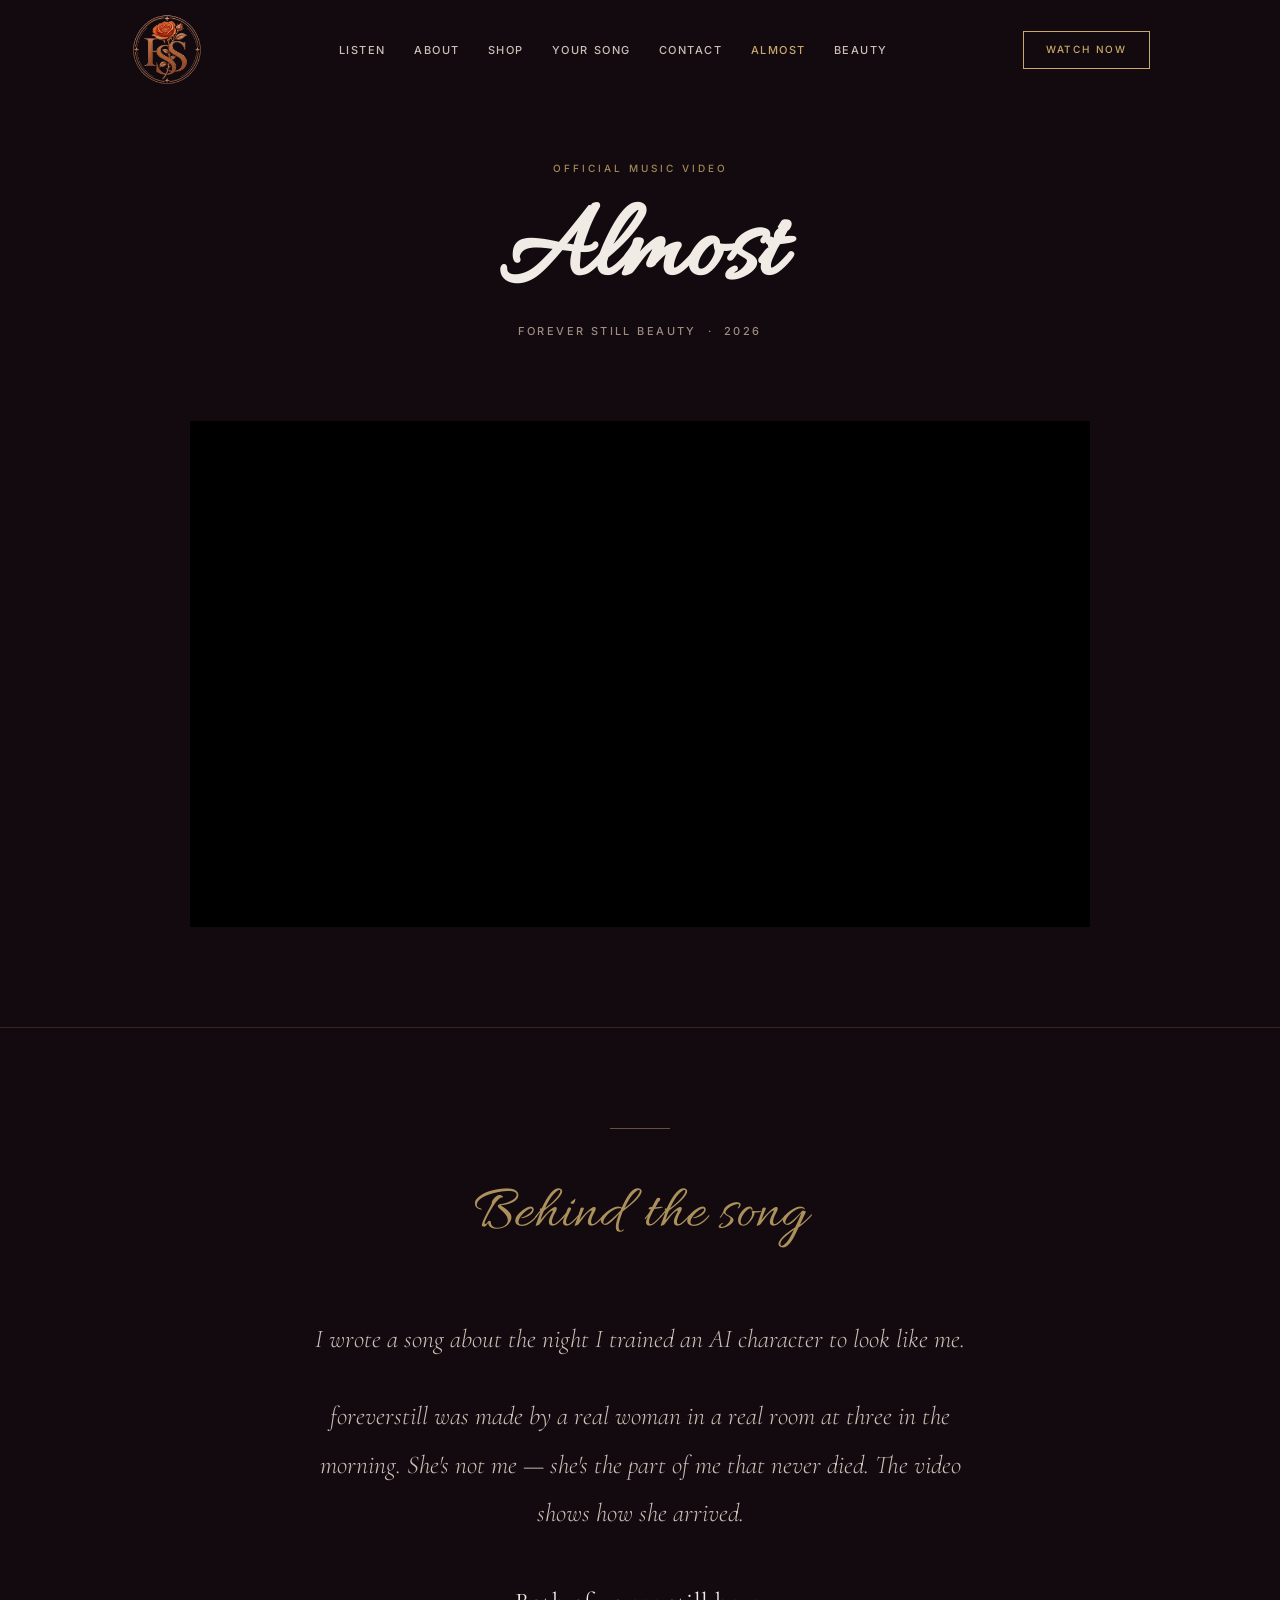
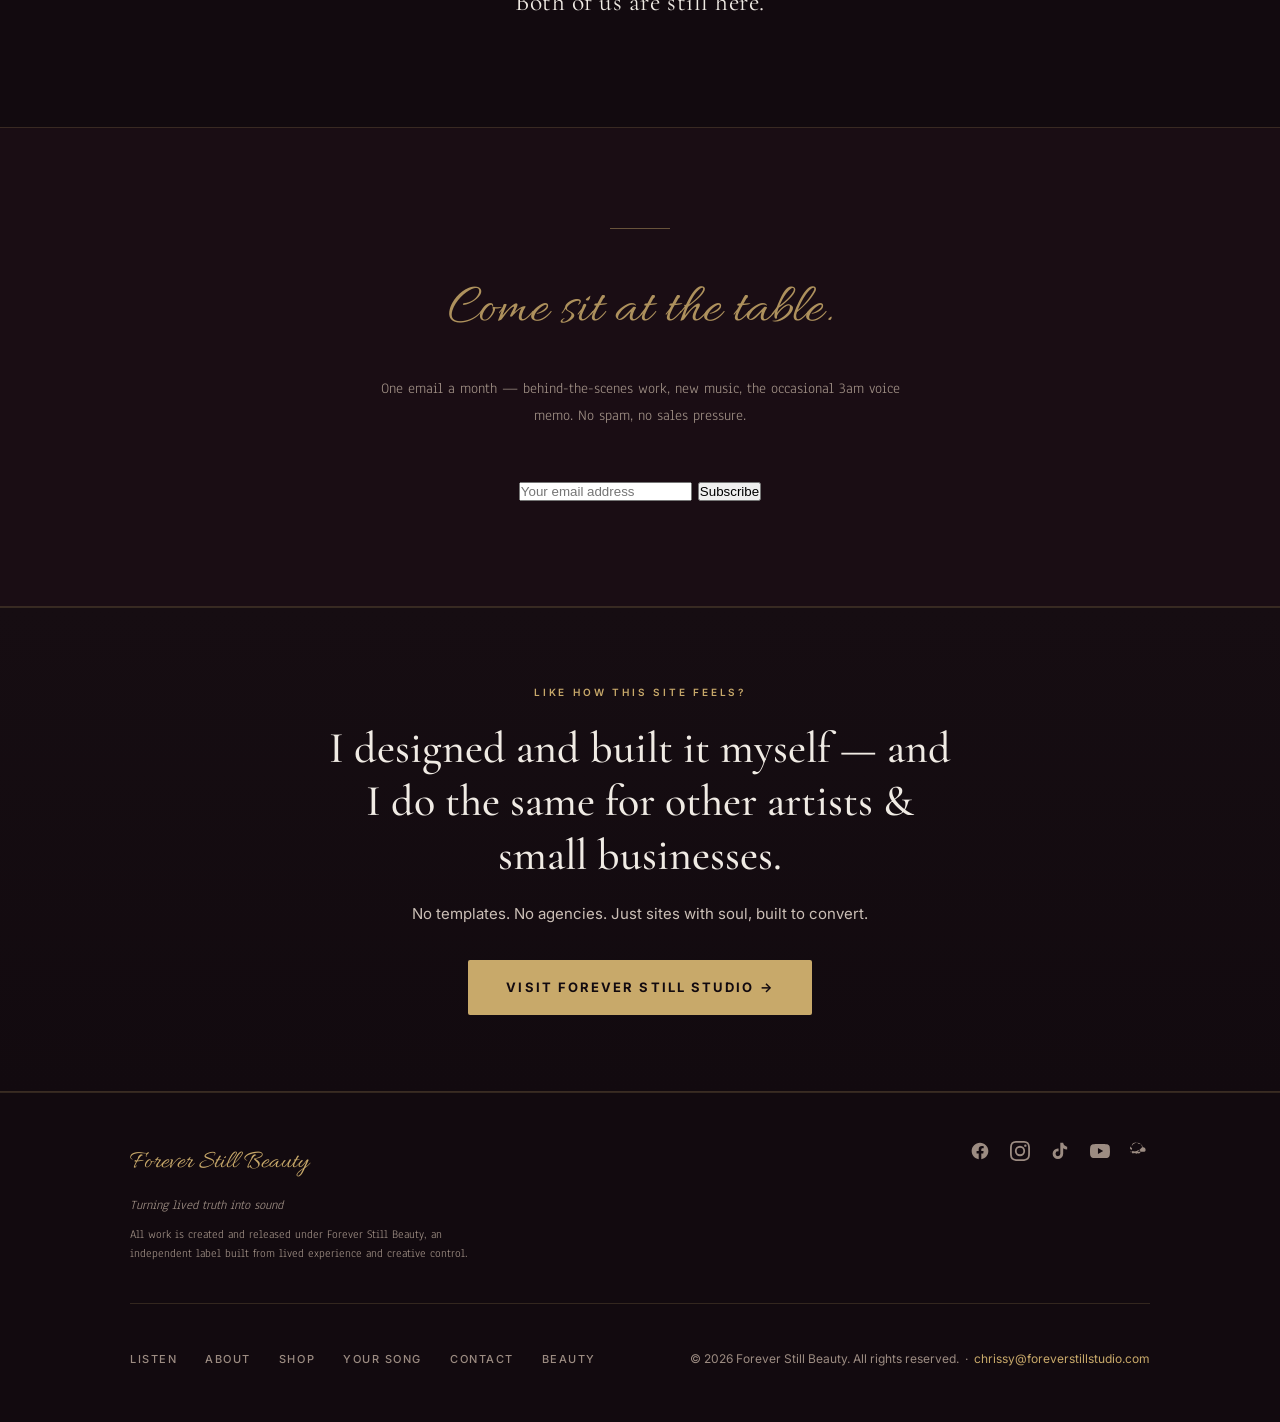
<file: almost.html>
<!DOCTYPE html>
<html lang="en">
<head>
  <!-- Google Analytics: Forever Still Beauty -->
  <script async src="https://www.googletagmanager.com/gtag/js?id=G-KMY7W5D6TV"></script>
  <script>
    window.dataLayer = window.dataLayer || [];
    function gtag(){dataLayer.push(arguments);}
    gtag('js', new Date());
    gtag('config', 'G-KMY7W5D6TV');
  </script>
  <meta charset="UTF-8" />
  <meta name="msvalidate.01" content="E0C6E18F4C0CC4E89583FDD7A9A06F0D" />
  <meta name="viewport" content="width=device-width, initial-scale=1.0" />
  <!-- Favicon -->
  <link rel="icon" href="images/favicon.ico" sizes="any">
  <link rel="icon" type="image/png" sizes="192x192" href="images/favicon-192x192.png">
  <link rel="icon" type="image/png" sizes="96x96" href="images/favicon-96x96.png">
  <link rel="icon" type="image/png" sizes="48x48" href="images/favicon-48x48.png">
  <link rel="icon" type="image/png" sizes="32x32" href="images/favicon-32x32.png">
  <link rel="icon" type="image/png" sizes="16x16" href="images/favicon-16x16.png">
  <link rel="apple-touch-icon" href="images/apple-touch-icon.png">
  <title>Almost (Official Music Video) — Forever Still Beauty</title>
  <meta name="description" content="The new music video from Forever Still Beauty. A song about the night I trained an AI character to look like me. Both of us are still here.">

  <!-- Canonical -->
  <link rel="canonical" href="https://foreverstillbeauty.com/almost.html">

  <!-- Open Graph -->
  <meta property="og:title" content="Almost (Official Music Video) — Forever Still Beauty">
  <meta property="og:description" content="A song about the night I trained an AI character to look like me. Both of us are still here.">
  <meta property="og:image" content="https://foreverstillbeauty.com/images/almost-thumb.jpg">
  <meta property="og:url" content="https://foreverstillbeauty.com/almost.html">
  <meta property="og:type" content="music.song">
  <meta property="og:site_name" content="Forever Still Beauty">

  <!-- Twitter -->
  <meta name="twitter:card" content="summary_large_image">
  <meta name="twitter:title" content="Almost (Official Music Video) — Forever Still Beauty">
  <meta name="twitter:description" content="A song about the night I trained an AI character to look like me. Both of us are still here.">
  <meta name="twitter:image" content="https://foreverstillbeauty.com/images/almost-thumb.jpg">

  <!-- Schema -->
  <script type="application/ld+json">
  {
    "@context": "https://schema.org",
    "@type": "MusicRecording",
    "name": "Almost",
    "byArtist": {
      "@type": "MusicGroup",
      "name": "Forever Still Beauty"
    },
    "description": "A song about the night I trained an AI character to look like me. Both of us are still here.",
    "url": "https://foreverstillbeauty.com/almost.html"
  }
  </script>

  <!-- Lead capture handled by js/courier.js (The Courier) -->

  <!-- Fonts -->
  <link rel="preconnect" href="https://fonts.googleapis.com" />
  <link rel="preconnect" href="https://fonts.gstatic.com" crossorigin />
  <link rel="preload" href="https://fonts.googleapis.com/css2?family=Cormorant+Garamond:ital,wght@0,300;0,400;0,600;1,300;1,400&family=Allura&family=Anaheim&family=Inter:wght@300;400;500&display=swap" as="style" onload="this.onload=null;this.rel='stylesheet'">
  <noscript><link rel="stylesheet" href="https://fonts.googleapis.com/css2?family=Cormorant+Garamond:ital,wght@0,300;0,400;0,600;1,300;1,400&family=Allura&family=Anaheim&family=Inter:wght@300;400;500&display=swap"></noscript><style>
    *, *::before, *::after { box-sizing: border-box; margin: 0; padding: 0; }

    :root {
      --bg:          #120a0f;
      --bg-soft:     #1a0d14;
      --bg-warm:     #241218;
      --gold:        #C8A96A;
      --gold-dim:    #a8894a;
      --blush:       #d4a5a5;
      --text:        #f0ebe4;
      --text-muted:  #9c8c82;
      --text-soft:   #cbbfb6;
      --rule:        rgba(200, 169, 106, 0.18);

      --font-display: 'Cormorant Garamond', Georgia, serif;
      --font-script:  'Allura', cursive;
      --font-body:    'Anaheim', 'Inter', system-ui, sans-serif;
      --font-sans:    'Inter', system-ui, sans-serif;

      --max-w: 1100px;
      --video-max-w: 900px;
    }

    html { scroll-behavior: smooth; }

    body {
      background-color: var(--bg);
      color: var(--text);
      font-family: var(--font-body);
      font-size: 17px;
      line-height: 1.75;
      -webkit-font-smoothing: antialiased;
    }

    img { display: block; max-width: 100%; }
    a { color: inherit; text-decoration: none; }

    .container {
      width: 100%;
      max-width: var(--max-w);
      margin: 0 auto;
      padding: 0 40px;
    }

    .rule {
      width: 60px;
      height: 1px;
      background: var(--gold);
      margin: 0 auto 32px;
      opacity: 0.45;
    }

    /* ── Nav ──────────────────────────────────────────────────── */
    .nav {
      position: fixed;
      top: 0; left: 0; right: 0;
      z-index: 100;
      transition: background 0.3s ease, box-shadow 0.3s ease;
    }
    .nav.scrolled {
      background: rgba(18, 10, 15, 0.95);
      backdrop-filter: blur(12px);
      box-shadow: 0 1px 0 var(--rule);
    }
    .nav__inner {
      display: flex;
      align-items: center;
      justify-content: space-between;
      height: 100px;
    }
    .nav__logo img { height: 90px; width: auto; display: block; padding: 8px 0; }
    .nav__links {
      display: flex;
      gap: 28px;
      list-style: none;
    }
    .nav__links a {
      font-family: var(--font-sans);
      font-size: 11px;
      font-weight: 500;
      letter-spacing: 0.14em;
      text-transform: uppercase;
      color: var(--text-soft);
      transition: color 0.2s;
    }
    .nav__links a:hover,
    .nav__links a.active { color: var(--gold); }
    .nav__cta {
      font-family: var(--font-sans);
      font-size: 10px;
      font-weight: 500;
      letter-spacing: 0.18em;
      text-transform: uppercase;
      color: var(--gold);
      border: 1px solid var(--gold);
      padding: 9px 22px;
      transition: background 0.2s, color 0.2s;
      white-space: nowrap;
    }
    .nav__cta:hover { background: var(--gold); color: var(--bg); }
    .nav__hamburger {
      display: none;
      flex-direction: column;
      gap: 5px;
      background: none;
      border: none;
      cursor: pointer;
      padding: 4px;
    }
    .nav__hamburger span { display: block; width: 24px; height: 1px; background: var(--text); }

    /* ── Mobile Drawer ──────────────────────────────────────── */
    .nav__drawer {
      display: none;
      position: fixed;
      top: 0; right: 0;
      width: min(320px, 85vw);
      height: 100vh;
      background: var(--bg-warm);
      z-index: 200;
      flex-direction: column;
      gap: 4px;
      padding: 80px 40px 40px;
      transform: translateX(100%);
      transition: transform 0.35s ease;
    }
    .nav__drawer.open { transform: translateX(0); }
    .nav__drawer a {
      font-family: var(--font-sans);
      font-size: 13px;
      font-weight: 500;
      letter-spacing: 0.14em;
      text-transform: uppercase;
      color: var(--text-soft);
      padding: 12px 0;
      border-bottom: 1px solid var(--rule);
      transition: color 0.2s;
    }
    .nav__drawer a:hover { color: var(--gold); }
    .nav__close {
      position: absolute;
      top: 24px; right: 24px;
      background: none;
      border: none;
      color: var(--text-muted);
      font-size: 20px;
      cursor: pointer;
    }

    @media (max-width: 860px) {
      .nav__links, .nav__cta { display: none; }
      .nav__hamburger { display: flex; }
      .nav__drawer { display: flex; }
    }

    /* ── Page Hero ─────────────────────────────────────────── */
    .page-hero {
      padding: 160px 0 80px;
      text-align: center;
    }

    .page-hero__eyebrow {
      font-family: var(--font-sans);
      font-size: 10px;
      font-weight: 500;
      letter-spacing: 0.3em;
      text-transform: uppercase;
      color: var(--gold);
      opacity: 0.8;
      display: block;
      margin-bottom: 20px;
    }

    .page-hero__script {
      font-family: var(--font-script);
      font-size: clamp(4rem, 10vw, 7rem);
      color: var(--text);
      line-height: 1;
      display: block;
      margin-bottom: 12px;
    }

    .page-hero__sub {
      font-family: var(--font-sans);
      font-size: 11px;
      font-weight: 500;
      letter-spacing: 0.22em;
      text-transform: uppercase;
      color: var(--text-muted);
    }

    /* ── Video Section ─────────────────────────────────────── */
    .video-section {
      padding: 0 0 100px;
    }

    .video-wrap {
      max-width: var(--video-max-w); /* 900px */
      margin: 0 auto;
    }

    .video-embed {
      position: relative;
      padding-bottom: 56.25%; /* 16:9 */
      height: 0;
      overflow: hidden;
      background: #000;
    }

    .video-embed iframe {
      position: absolute;
      top: 0; left: 0;
      width: 100%;
      height: 100%;
      border: 0;
    }

    /* ── Behind the Song ───────────────────────────────────── */
    .behind {
      padding: 100px 0;
      border-top: 1px solid var(--rule);
    }

    .behind__inner {
      max-width: 680px;
      margin: 0 auto;
      text-align: center;
    }

    .behind__heading {
      font-family: var(--font-script);
      font-size: clamp(2.5rem, 5vw, 3.8rem);
      color: var(--gold);
      opacity: 0.85;
      margin-bottom: 48px;
      display: block;
    }

    .behind__body {
      font-family: var(--font-display);
      font-size: clamp(1.2rem, 2.5vw, 1.6rem);
      font-weight: 300;
      font-style: italic;
      line-height: 1.9;
      color: var(--text-soft);
    }

    .behind__body p + p {
      margin-top: 28px;
    }

    .behind__body p:last-child {
      color: var(--text);
      font-style: normal;
      font-weight: 400;
      margin-top: 40px;
      letter-spacing: 0.02em;
    }

    /* ── Email Capture ─────────────────────────────────────── */
    .capture {
      padding: 100px 0;
      background: var(--bg-soft);
      border-top: 1px solid var(--rule);
      border-bottom: 1px solid var(--rule);
      text-align: center;
    }

    .capture__inner {
      max-width: 560px;
      margin: 0 auto;
    }

    .capture__heading {
      font-family: var(--font-script);
      font-size: clamp(2.2rem, 5vw, 3.5rem);
      color: var(--gold);
      opacity: 0.85;
      display: block;
      margin-bottom: 16px;
    }

    .capture__sub {
      font-size: 15px;
      color: var(--text-muted);
      line-height: 1.8;
      margin-bottom: 48px;
    }

    /* Override MailerLite styles to match brand */
    .capture .ml-embedded { width: 100% !important; }
    .capture .ml-form-embedWrapper { background: transparent !important; }
    .capture .ml-form-embedBody { padding: 0 !important; }
    .capture .ml-form-fieldRow input {
      background: var(--bg-warm) !important;
      border: 1px solid var(--rule) !important;
      border-radius: 0 !important;
      color: var(--text) !important;
      font-family: var(--font-sans) !important;
      font-size: 14px !important;
      padding: 14px 20px !important;
    }
    .capture .ml-form-fieldRow input::placeholder { color: var(--text-muted) !important; }
    .capture .ml-form-embedSubmit button {
      background: var(--gold) !important;
      border: none !important;
      border-radius: 0 !important;
      color: var(--bg) !important;
      font-family: var(--font-sans) !important;
      font-size: 11px !important;
      font-weight: 500 !important;
      letter-spacing: 0.2em !important;
      text-transform: uppercase !important;
      padding: 14px 36px !important;
      cursor: pointer !important;
      transition: background 0.2s !important;
      width: 100% !important;
    }
    .capture .ml-form-embedSubmit button:hover { background: #d9bb7d !important; }
    .capture .ml-form-successBody { color: var(--text-soft) !important; font-family: var(--font-sans) !important; }

    /* ── Gallery ───────────────────────────────────────────── */
    .gallery {
      padding: 100px 0;
    }

    .gallery__header {
      text-align: center;
      margin-bottom: 64px;
    }

    .gallery__heading {
      font-family: var(--font-display);
      font-size: clamp(1.8rem, 3.5vw, 2.8rem);
      font-weight: 300;
      line-height: 1.25;
    }

    .gallery__heading em {
      font-style: italic;
      color: var(--gold);
    }

    .gallery__grid {
      display: grid;
      grid-template-columns: repeat(2, 1fr);
      gap: 20px;
    }

    .gallery__item {
      position: relative;
      overflow: hidden;
      background: var(--bg-soft);
      border: 1px solid var(--rule);
      aspect-ratio: 4 / 3;
    }

    .gallery__item img {
      width: 100%;
      height: 100%;
      object-fit: cover;
      display: block;
      transition: transform 0.4s ease;
    }

    .gallery__item:hover img { transform: scale(1.03); }

    .gallery__caption {
      position: absolute;
      bottom: 0; left: 0; right: 0;
      padding: 16px 20px;
      background: linear-gradient(to top, rgba(18,10,15,0.85) 0%, transparent 100%);
      font-family: var(--font-sans);
      font-size: 12px;
      letter-spacing: 0.1em;
      color: var(--text-soft);
    }

    /* Placeholder state (before images are dropped in) */
    .gallery__placeholder {
      width: 100%;
      height: 100%;
      display: flex;
      align-items: center;
      justify-content: center;
      font-family: var(--font-sans);
      font-size: 11px;
      letter-spacing: 0.14em;
      text-transform: uppercase;
      color: var(--text-muted);
      flex-direction: column;
      gap: 12px;
    }

    .gallery__placeholder-icon {
      font-size: 2rem;
      opacity: 0.3;
    }

    /* ── Footer ────────────────────────────────────────────── */
    .footer {
      border-top: 1px solid var(--rule);
      padding: 48px 0;
    }

    .footer__top {
      display: flex;
      justify-content: space-between;
      align-items: flex-start;
      gap: 40px;
      margin-bottom: 40px;
      padding-bottom: 40px;
      border-bottom: 1px solid var(--rule);
    }

    .footer__brand { max-width: 340px; }

    .footer__logo {
      font-family: var(--font-script);
      font-size: 1.6rem;
      color: var(--gold);
      display: block;
      margin-bottom: 8px;
    }

    .footer__tagline {
      font-size: 13px;
      color: var(--text-muted);
      font-style: italic;
      margin-bottom: 8px;
    }

    .footer__label {
      font-size: 12px;
      color: var(--text-muted);
      line-height: 1.6;
    }

    .footer__social {
      display: flex;
      gap: 20px;
      align-items: center;
    }

    .footer__social a {
      color: var(--text-muted);
      transition: color 0.2s;
    }

    .footer__social a:hover { color: var(--gold); }

    .footer__social svg {
      width: 20px;
      height: 20px;
      fill: currentColor;
    }

    .footer__inner {
      display: flex;
      justify-content: space-between;
      align-items: center;
      flex-wrap: wrap;
      gap: 16px;
    }

    .footer__links {
      display: flex;
      gap: 28px;
      list-style: none;
      flex-wrap: wrap;
    }

    .footer__links a {
      font-family: var(--font-sans);
      font-size: 11px;
      font-weight: 500;
      letter-spacing: 0.14em;
      text-transform: uppercase;
      color: var(--text-muted);
      transition: color 0.2s;
    }
    .footer__links a:hover { color: var(--gold); }

    .footer__copy {
      font-family: var(--font-sans);
      font-size: 12px;
      color: var(--text-muted);
    }

    /* ── Responsive ────────────────────────────────────────── */
    @media (max-width: 700px) {
      .container { padding: 0 24px; }
      .gallery__grid { grid-template-columns: 1fr; }
      .footer__top { flex-direction: column; gap: 24px; }
      .footer__inner { flex-direction: column; align-items: flex-start; }
    }
  </style>
</head>
<body>
  <canvas id="sparkleCanvas" aria-hidden="true" style="position:fixed;inset:0;z-index:9999;pointer-events:none;width:100%;height:100%;"></canvas>
  

  <!-- ── Navigation ──────────────────────────────────────────── -->
  <nav class="nav" id="nav">
    <div class="container">
      <div class="nav__inner">
        <a href="/" class="nav__logo">
          <img src="images/logo.png" alt="Forever Still Beauty" style="height:90px;width:auto;display:block;padding:8px 0;">
        </a>
        <ul class="nav__links">
          <li><a href="index.html#music">Listen</a></li>
          <li><a href="about.html">About</a></li>
          <li><a href="index.html#offer">Shop</a></li>
          <li><a href="method.html">Your Song</a></li>
          <li><a href="contact.html">Contact</a></li>
          <li><a href="almost.html" style="color:var(--gold);">Almost</a></li>
          <li><a href="beauty.html">Beauty</a></li>
        </ul>
        <a href="#video" class="nav__cta">Watch Now</a>
        <button class="nav__hamburger" id="hamburger" aria-label="Open menu">
          <span></span><span></span><span></span>
        </button>
      </div>
    </div>
  </nav>

  <!-- Mobile Drawer -->
  <nav class="nav__drawer" id="drawer">
    <button class="nav__close" id="drawerClose">✕</button>
    <a href="index.html#music">Listen</a>
    <a href="about.html">About</a>
    <a href="index.html#offer">Shop</a>
    <a href="method.html">Your Song</a>
    <a href="contact.html">Contact</a>
    <a href="almost.html" style="color: var(--gold);">Almost</a>
    <a href="beauty.html">Beauty</a>
    <a href="index.html#music" style="color: var(--gold); margin-top: 16px;">Listen Now →</a>
  </nav>

  <!-- ── Page Title ───────────────────────────────────────────── -->
  <header class="page-hero">
    <div class="container">
      <span class="page-hero__eyebrow">Official Music Video</span>
      <h1 class="page-hero__script">Almost</h1>
      <p class="page-hero__sub">Forever Still Beauty &nbsp;·&nbsp; 2026</p>
    </div>
  </header>

  <!-- ── 1. YouTube Video ─────────────────────────────────────── -->
  <section class="video-section" id="video">
    <div class="container">
      <div class="video-wrap">
        <div class="video-embed">
          <!--
            PASTE YOUR YOUTUBE VIDEO ID BELOW
            Replace PASTE_VIDEO_ID_HERE with e.g. dQw4w9WgXcQ
          -->
          <iframe
            src="https://www.youtube.com/embed/ogSH_XISdto?rel=0"
            title="Almost — Official Music Video by Forever Still Beauty"
            allow="accelerometer; clipboard-write; encrypted-media; gyroscope; picture-in-picture"
            allowfullscreen>
          </iframe>
        </div>
      </div>
    </div>
  </section>

  <!-- ── 2. Behind the Song ──────────────────────────────────── -->
  <section class="behind">
    <div class="container">
      <div class="behind__inner">
        <div class="rule"></div>
        <span class="behind__heading">Behind the song</span>
        <div class="behind__body">
          <p>I wrote a song about the night I trained an AI character to look like me.</p>
          <p>foreverstill was made by a real woman in a real room at three in the morning. She's not me — she's the part of me that never died. The video shows how she arrived.</p>
          <p>Both of us are still here.</p>
        </div>
      </div>
    </div>
  </section>

  <!-- ── 3. MailerLite Signup ────────────────────────────────── -->
  <section class="capture">
    <div class="container">
      <div class="capture__inner">
        <div class="rule"></div>
        <span class="capture__heading">Come sit at the table.</span>
        <p class="capture__sub">
          One email a month — behind-the-scenes work, new music,
          the occasional 3am voice memo. No spam, no sales pressure.
        </p>
        <form class="newsletter__form" novalidate>
          <input type="email" name="email" placeholder="Your email address" aria-label="Email for updates" required>
          <button type="submit">Subscribe</button>
        </form>
        <p class="newsletter__success" style="display:none;margin-top:12px;color:var(--gold);font-size:13px;">You're on the list. We'll be in touch.</p>
      </div>
    </div>
  </section>


  <!-- ── Footer ────────────────────────────────────────────────── -->
  <!-- ── Studio CTA ── -->
  <style>
    .studio-cta__btn {
      display:inline-block;background:#C8A96A;color:#120a0f;
      font-family:'Inter',sans-serif;font-size:13px;font-weight:700;
      letter-spacing:0.16em;text-transform:uppercase;text-decoration:none;
      padding:16px 38px;border-radius:2px;
      transition:transform 0.2s ease, box-shadow 0.2s ease, background 0.2s ease;
    }
    .studio-cta__btn:hover {
      transform:translateY(-2px);
      box-shadow:0 10px 30px rgba(200,169,106,0.3);
      background:#d8bd84;
    }
  </style>
  <section style="background:linear-gradient(180deg,#160d12 0%,#120a0f 100%);border-top:1px solid rgba(200,169,106,0.2);border-bottom:1px solid rgba(200,169,106,0.2);padding:76px 40px;text-align:center;">
    <p style="font-family:'Inter',sans-serif;font-size:10px;font-weight:600;letter-spacing:0.28em;text-transform:uppercase;color:#C8A96A;margin:0 0 20px;">Like how this site feels?</p>
    <h2 style="font-family:'Cormorant Garamond',Georgia,serif;font-size:clamp(28px,5vw,44px);font-weight:500;color:#f0ebe4;line-height:1.22;margin:0 auto 18px;max-width:640px;">I designed and built it myself &mdash; and I do the same for other artists &amp; small businesses.</h2>
    <p style="font-family:'Inter',sans-serif;font-size:15px;line-height:1.7;color:#cbbfb6;max-width:480px;margin:0 auto 34px;">No templates. No agencies. Just sites with soul, built to convert.</p>
    <a href="https://www.foreverstillstudio.com" target="_blank" rel="noopener" class="studio-cta__btn">Visit Forever Still Studio &rarr;</a>
  </section>

  <footer class="footer">
    <div class="container">

      <div class="footer__top">
        <div class="footer__brand">
          <a href="index.html" class="footer__logo">Forever Still Beauty</a>
          <p class="footer__tagline">Turning lived truth into sound</p>
          <p class="footer__label">All work is created and released under Forever Still Beauty, an independent label built from lived experience and creative control.</p>
        </div>
        <div class="footer__social">
          <!-- Facebook -->
          <a href="https://www.facebook.com/clschroer" target="_blank" rel="noopener" aria-label="Facebook">
            <svg viewBox="0 0 24 24"><path d="M22 12c0-5.523-4.477-10-10-10S2 6.477 2 12c0 4.991 3.657 9.128 8.438 9.878v-6.987H7.9v-2.89h2.538V9.845c0-2.506 1.492-3.89 3.777-3.89 1.094 0 2.238.195 2.238.195v2.46h-1.26c-1.243 0-1.63.771-1.63 1.562V12h2.773l-.443 2.89h-2.33v6.988C18.343 21.128 22 16.991 22 12z"/></svg>
          </a>
          <!-- Instagram -->
          <a href="https://www.instagram.com/chrissyraine/" target="_blank" rel="noopener" aria-label="Instagram">
            <svg viewBox="0 0 24 24"><path d="M12 2.163c3.204 0 3.584.012 4.85.07 3.252.148 4.771 1.691 4.919 4.919.058 1.265.069 1.645.069 4.849 0 3.205-.012 3.584-.069 4.849-.149 3.225-1.664 4.771-4.919 4.919-1.266.058-1.644.07-4.85.07-3.204 0-3.584-.012-4.849-.07-3.26-.149-4.771-1.699-4.919-4.92-.058-1.265-.07-1.644-.07-4.849 0-3.204.013-3.583.07-4.849.149-3.227 1.664-4.771 4.919-4.919 1.266-.057 1.645-.069 4.849-.069zm0-2.163c-3.259 0-3.667.014-4.947.072-4.358.2-6.78 2.618-6.98 6.98-.059 1.281-.073 1.689-.073 4.948 0 3.259.014 3.668.072 4.948.2 4.358 2.618 6.78 6.98 6.98 1.281.058 1.689.072 4.948.072 3.259 0 3.668-.014 4.948-.072 4.354-.2 6.782-2.618 6.979-6.98.059-1.28.073-1.689.073-4.948 0-3.259-.014-3.667-.072-4.947-.196-4.354-2.617-6.78-6.979-6.98-1.281-.059-1.69-.073-4.949-.073zm0 5.838a6.162 6.162 0 100 12.324 6.162 6.162 0 000-12.324zM12 16a4 4 0 110-8 4 4 0 010 8zm6.406-11.845a1.44 1.44 0 100 2.881 1.44 1.44 0 000-2.881z"/></svg>
          </a>
          <!-- TikTok -->
          <a href="https://www.tiktok.com/@foreverstillbeauty" target="_blank" rel="noopener" aria-label="TikTok">
            <svg viewBox="0 0 24 24"><path d="M19.59 6.69a4.83 4.83 0 01-3.77-4.25V2h-3.45v13.67a2.89 2.89 0 01-2.88 2.5 2.89 2.89 0 01-2.89-2.89 2.89 2.89 0 012.89-2.89c.28 0 .54.04.79.1V9.01a6.32 6.32 0 00-.79-.05 6.34 6.34 0 00-6.34 6.34 6.34 6.34 0 006.34 6.34 6.34 6.34 0 006.33-6.34V8.69a8.18 8.18 0 004.78 1.52V6.76a4.85 4.85 0 01-1.01-.07z"/></svg>
          </a>
          <!-- YouTube -->
          <a href="https://www.youtube.com/@foreverstillbeauty" target="_blank" rel="noopener" aria-label="YouTube">
            <svg viewBox="0 0 24 24"><path d="M23.498 6.186a3.016 3.016 0 00-2.122-2.136C19.505 3.545 12 3.545 12 3.545s-7.505 0-9.377.505A3.017 3.017 0 00.502 6.186C0 8.07 0 12 0 12s0 3.93.502 5.814a3.016 3.016 0 002.122 2.136c1.871.505 9.376.505 9.376.505s7.505 0 9.377-.505a3.015 3.015 0 002.122-2.136C24 15.93 24 12 24 12s0-3.93-.502-5.814zM9.545 15.568V8.432L15.818 12l-6.273 3.568z"/></svg>
          </a>
          <!-- SoundCloud -->
          <a href="https://soundcloud.com/foreverstillbeauty" target="_blank" rel="noopener" aria-label="SoundCloud">
            <svg viewBox="0 0 24 24"><path d="M1.175 12.225c-.017 0-.034.003-.05.006a.64.64 0 00-.496.635c0 .35.284.635.634.635h.012l.438-1.276h-.538zm1.502 0c-.068 0-.137.007-.203.02l-.355 1.256.355 1.054c.066.013.135.02.203.02a1.3 1.3 0 100-2.35zm2.302.14a1.159 1.159 0 00-1.158 1.16 1.159 1.159 0 102.317 0 1.16 1.16 0 00-1.159-1.16zm2.6-.508a1.667 1.667 0 100 3.335 1.667 1.667 0 000-3.335zm2.9-1.117a2.178 2.178 0 100 4.355 2.178 2.178 0 000-4.355zm4.6-3.84c-.21 0-.418.016-.624.046C13.956 3.82 11.514 2 8.65 2 6.73 2 4.997 2.756 3.72 3.986 3.02 4.657 2.5 5.494 2.193 6.426c-.135.003-.27.009-.404.02C.786 6.55 0 7.447 0 8.538c0 1.094.79 1.982 1.77 1.982h.405l.355-1.271-.355-1.065h-.405c-.49 0-.889-.398-.889-.888 0-.487.398-.885.888-.885.14 0 .274.034.393.095C2.23 6.3 2.19 6.09 2.19 5.87c0-1.5.8-2.814 2-3.55a4.92 4.92 0 012.46-.66c1.62 0 3.072.764 3.993 1.95.28-.065.573-.1.875-.1 2.073 0 3.752 1.68 3.752 3.752 0 .07-.002.14-.006.21.21-.053.433-.082.663-.082 1.52 0 2.752 1.232 2.752 2.752S18.65 12.894 17.13 12.894H9.08"/></svg>
          </a>
        </div>
      </div>

      <div class="footer__inner">
        <ul class="footer__links">
          <li><a href="index.html#music">Listen</a></li>
          <li><a href="about.html">About</a></li>
          <li><a href="index.html#offer">Shop</a></li>
          <li><a href="method.html">Your Song</a></li>
          <li><a href="contact.html">Contact</a></li>
          <li><a href="beauty.html">Beauty</a></li>
        </ul>
        <p class="footer__copy">&copy; 2026 Forever Still Beauty. All rights reserved. &nbsp;·&nbsp; <a href="mailto:chrissy@foreverstillstudio.com" style="color:var(--gold);">chrissy@foreverstillstudio.com</a></p>
      </div>

    </div>
  </footer>

  <script>
    // Sticky nav
    const nav = document.getElementById('nav');
    window.addEventListener('scroll', () => {
      nav.classList.toggle('scrolled', window.scrollY > 60);
    }, { passive: true });

    // Mobile drawer
    const hamburger = document.getElementById('hamburger');
    const drawer    = document.getElementById('drawer');
    const close     = document.getElementById('drawerClose');
    hamburger.addEventListener('click', () => drawer.classList.add('open'));
    close.addEventListener('click', () => drawer.classList.remove('open'));
    drawer.querySelectorAll('a').forEach(a =>
      a.addEventListener('click', () => drawer.classList.remove('open'))
    );
  </script>


  <!-- Gold cursor sparkle trail (ported from Forever Still Studio) -->
  <script>
  (function () {
    var canvas = document.getElementById('sparkleCanvas');
    if (!canvas) return;
    if (window.matchMedia('(max-width: 768px)').matches) return;
    if (window.matchMedia('(prefers-reduced-motion: reduce)').matches) return;
    var ctx = canvas.getContext('2d');
    var sparkles = [];
    var lastX = 0, lastY = 0;
    var MIN_DIST = 8;
    var GOLD = { r: 200, g: 169, b: 106 };
    function resize() { canvas.width = window.innerWidth; canvas.height = window.innerHeight; }
    resize();
    window.addEventListener('resize', resize);
    function drawSparkle(x, y, size, alpha, rotation) {
      ctx.save();
      ctx.translate(x, y);
      ctx.rotate(rotation);
      ctx.globalAlpha = alpha;
      ctx.fillStyle = 'rgb(' + GOLD.r + ',' + GOLD.g + ',' + GOLD.b + ')';
      var outer = size, inner = size * 0.35;
      ctx.beginPath(); ctx.moveTo(0,-outer); ctx.lineTo(inner,-inner); ctx.lineTo(0,0); ctx.lineTo(-inner,-inner); ctx.closePath(); ctx.fill();
      ctx.beginPath(); ctx.moveTo(0,0); ctx.lineTo(inner,inner); ctx.lineTo(0,outer); ctx.lineTo(-inner,inner); ctx.closePath(); ctx.fill();
      ctx.beginPath(); ctx.moveTo(-outer,0); ctx.lineTo(-inner,inner); ctx.lineTo(0,0); ctx.lineTo(-inner,-inner); ctx.closePath(); ctx.fill();
      ctx.beginPath(); ctx.moveTo(0,0); ctx.lineTo(inner,inner); ctx.lineTo(outer,0); ctx.lineTo(inner,-inner); ctx.closePath(); ctx.fill();
      ctx.restore();
    }
    document.addEventListener('mousemove', function (e) {
      var dx = e.clientX - lastX, dy = e.clientY - lastY;
      var dist = Math.sqrt(dx*dx + dy*dy);
      if (dist > MIN_DIST) {
        var count = dist > 30 ? 2 : 1;
        for (var i = 0; i < count; i++) {
          sparkles.push({
            x: e.clientX + (Math.random()-0.5)*10,
            y: e.clientY + (Math.random()-0.5)*10,
            size: 3 + Math.random()*5,
            alpha: 0.7 + Math.random()*0.3,
            rotation: Math.random()*Math.PI,
            driftX: (Math.random()-0.5)*0.6,
            driftY: -0.3 - Math.random()*0.5,
            fadeRate: 0.015 + Math.random()*0.01,
            spin: (Math.random()-0.5)*0.04
          });
        }
      }
      lastX = e.clientX; lastY = e.clientY;
    });
    function animate() {
      ctx.clearRect(0, 0, canvas.width, canvas.height);
      for (var i = sparkles.length - 1; i >= 0; i--) {
        var s = sparkles[i];
        s.alpha -= s.fadeRate; s.x += s.driftX; s.y += s.driftY;
        s.rotation += s.spin; s.size *= 0.98;
        if (s.alpha <= 0 || s.size < 0.5) { sparkles.splice(i, 1); continue; }
        drawSparkle(s.x, s.y, s.size, s.alpha, s.rotation);
      }
      requestAnimationFrame(animate);
    }
    animate();
  })();
  </script>

  <script src="js/courier.js"></script>
</body>
</html>
</file>
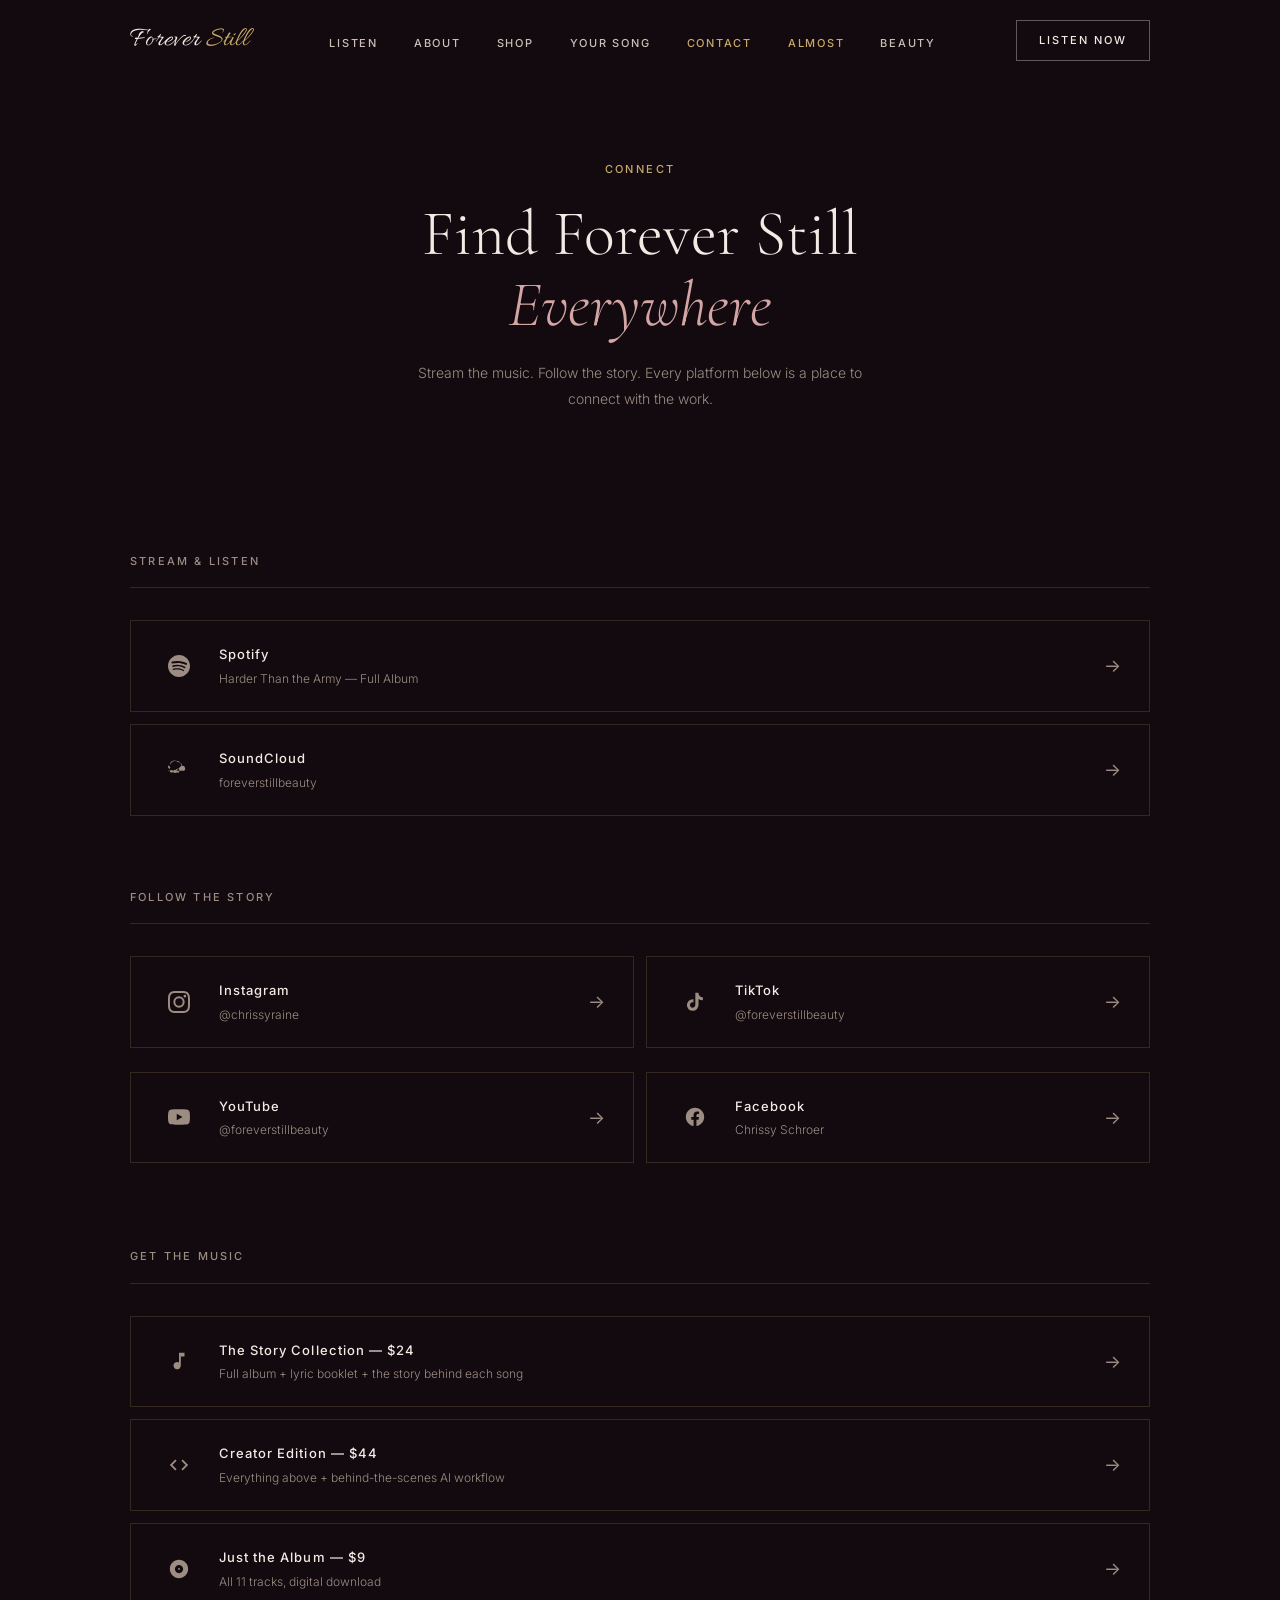
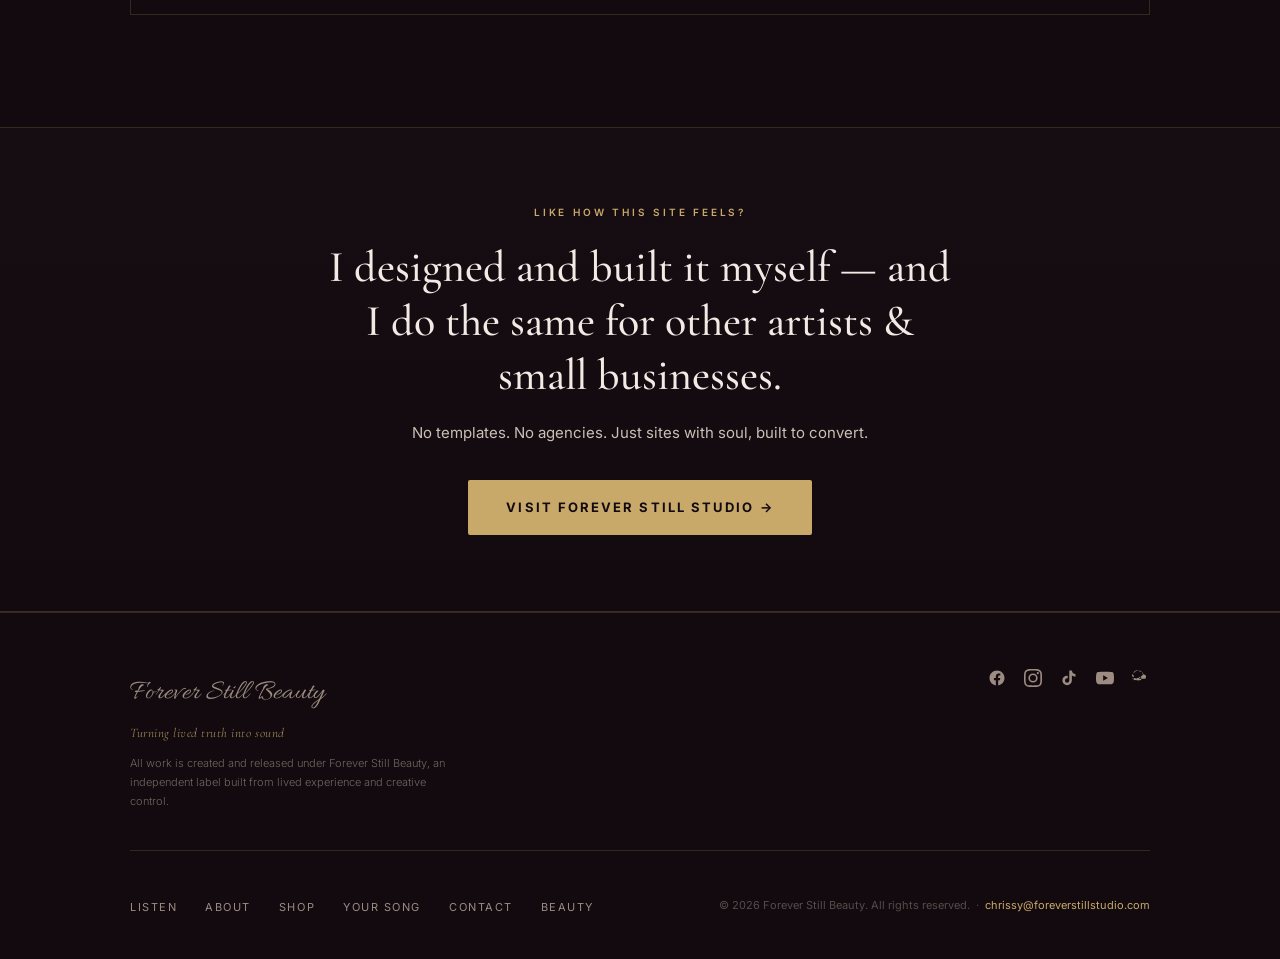
<file: contact.html>
<!DOCTYPE html>
<html lang="en">
<head>
  <!-- Google Analytics: Forever Still Beauty -->
  <script async src="https://www.googletagmanager.com/gtag/js?id=G-KMY7W5D6TV"></script>
  <script>
    window.dataLayer = window.dataLayer || [];
    function gtag(){dataLayer.push(arguments);}
    gtag('js', new Date());
    gtag('config', 'G-KMY7W5D6TV');
  </script>
  <meta charset="UTF-8" />
  <meta name="msvalidate.01" content="E0C6E18F4C0CC4E89583FDD7A9A06F0D" />
  <meta name="viewport" content="width=device-width, initial-scale=1.0" />
  <!-- Favicon -->
  <link rel="icon" href="images/favicon.ico" sizes="any">
  <link rel="icon" type="image/png" sizes="192x192" href="images/favicon-192x192.png">
  <link rel="icon" type="image/png" sizes="96x96" href="images/favicon-96x96.png">
  <link rel="icon" type="image/png" sizes="48x48" href="images/favicon-48x48.png">
  <link rel="icon" type="image/png" sizes="32x32" href="images/favicon-32x32.png">
  <link rel="icon" type="image/png" sizes="16x16" href="images/favicon-16x16.png">
  <link rel="apple-touch-icon" href="images/apple-touch-icon.png">
  <title>Connect — Forever Still Beauty</title>
  <meta name="description" content="Listen, follow, and connect with Forever Still Beauty. Find Chrissy Schroer on Spotify, SoundCloud, Instagram, TikTok, YouTube, and Facebook." />
  <link rel="canonical" href="https://foreverstillbeauty.com/contact.html" />

  <!-- Open Graph -->
  <meta property="og:title" content="Connect — Forever Still Beauty" />
  <meta property="og:description" content="Find Forever Still Beauty everywhere you listen. Spotify, SoundCloud, Instagram, TikTok, YouTube, and Facebook." />
  <meta property="og:image" content="https://foreverstillbeauty.com/images/album-cover.jpg" />
  <meta property="og:url" content="https://foreverstillbeauty.com/contact.html" />
  <meta property="og:type" content="website" />
  <meta property="og:site_name" content="Forever Still Beauty" />

  <!-- Twitter -->
  <meta name="twitter:card" content="summary_large_image" />
  <meta name="twitter:title" content="Connect — Forever Still Beauty" />
  <meta name="twitter:description" content="Find Forever Still Beauty on Spotify, SoundCloud, Instagram, TikTok, YouTube, and Facebook." />
  <meta name="twitter:image" content="https://foreverstillbeauty.com/images/album-cover.jpg" />

  <!-- Schema.org -->
  <script type="application/ld+json">
  {
    "@context": "https://schema.org",
    "@type": "MusicGroup",
    "name": "Forever Still Beauty",
    "url": "https://foreverstillbeauty.com",
    "image": "https://foreverstillbeauty.com/images/album-cover.jpg",
    "description": "Forever Still Beauty — independent music by Chrissy Schroer. Army veteran, mother, AI-era artist.",
    "founder": { "@type": "Person", "name": "Chrissy Schroer" },
    "sameAs": [
      "https://soundcloud.com/foreverstillbeauty",
      "https://www.instagram.com/chrissyraine/",
      "https://www.tiktok.com/@foreverstillbeauty",
      "https://www.youtube.com/@foreverstillbeauty",
      "https://www.facebook.com/clschroer"
    ]
  }
  </script>

  <link rel="preconnect" href="https://fonts.googleapis.com" />
  <link rel="preconnect" href="https://fonts.gstatic.com" crossorigin />
  <link rel="preload" href="https://fonts.googleapis.com/css2?family=Cormorant+Garamond:ital,wght@0,300;0,400;0,600;1,300;1,400&family=Allura&family=Inter:wght@300;400;500&display=swap" as="style" onload="this.onload=null;this.rel='stylesheet'">
  <noscript><link rel="stylesheet" href="https://fonts.googleapis.com/css2?family=Cormorant+Garamond:ital,wght@0,300;0,400;0,600;1,300;1,400&family=Allura&family=Inter:wght@300;400;500&display=swap"></noscript><style>
    *, *::before, *::after { box-sizing: border-box; margin: 0; padding: 0; }

    :root {
      --bg:         #120a0f;
      --bg-soft:    #1a0d14;
      --bg-warm:    #241218;
      --gold:       #C8A96A;
      --blush:      #d4a5a5;
      --text:       #f0ebe4;
      --text-muted: #9c8c82;
      --text-soft:  #cbbfb6;
      --rule:       rgba(200, 169, 106, 0.18);
      --font-display: 'Cormorant Garamond', Georgia, serif;
      --font-script:  'Allura', cursive;
      --font-sans:    'Inter', system-ui, sans-serif;
      --max-w: 1100px;
    }

    html { scroll-behavior: smooth; }
    body { background: var(--bg); color: var(--text); font-family: var(--font-sans); font-size: 16px; line-height: 1.75; -webkit-font-smoothing: antialiased; }
    a { color: inherit; text-decoration: none; }

    .container { width: 100%; max-width: var(--max-w); margin: 0 auto; padding: 0 40px; }

    /* Nav */
    @keyframes logoFloat { 0%, 100% { transform: translateY(0px); } 50% { transform: translateY(-8px); } }
    .nav { position: fixed; top: 0; left: 0; right: 0; z-index: 100; padding: 16px 0; background: transparent; transition: background 0.5s ease, backdrop-filter 0.5s ease, padding 0.4s ease; }
    .nav.scrolled { background: rgba(18,10,15,0.88); backdrop-filter: blur(18px); -webkit-backdrop-filter: blur(18px); padding: 10px 0; border-bottom: 1px solid var(--rule); }
    .nav__inner { display: flex; align-items: center; justify-content: space-between; }
    .nav__logo { font-family: var(--font-script); font-size: 28px; color: var(--text); }
    .nav__logo span { color: var(--gold); }
    .nav__logo img { filter: sepia(0.6) saturate(1.8) hue-rotate(-8deg) brightness(0.92) contrast(1.05); animation: logoFloat 4s ease-in-out infinite; transition: filter 0.3s ease; }
    .nav__logo img:hover { filter: sepia(0.4) saturate(2.2) hue-rotate(-8deg) brightness(1.05) contrast(1.05); }
    .nav__links { display: flex; gap: 36px; list-style: none; }
    @keyframes navWave { 0%, 100% { transform: translateY(0px); } 50% { transform: translateY(-3px); } }
    .nav__links li { animation: navWave 3.5s ease-in-out infinite; }
    .nav__links li:nth-child(1) { animation-delay: 0s; }
    .nav__links li:nth-child(2) { animation-delay: 0.18s; }
    .nav__links li:nth-child(3) { animation-delay: 0.36s; }
    .nav__links li:nth-child(4) { animation-delay: 0.54s; }
    .nav__links li:nth-child(5) { animation-delay: 0.72s; }
    .nav__links a { font-family: var(--font-sans); font-size: 11px; font-weight: 500; letter-spacing: 0.16em; text-transform: uppercase; color: var(--text-soft); transition: color 0.2s ease; }
    .nav__links a:hover { color: var(--gold); }
    .btn { display: inline-block; font-family: var(--font-sans); font-size: 11px; font-weight: 500; letter-spacing: 0.18em; text-transform: uppercase; padding: 10px 22px; border: 1px solid rgba(240,235,228,0.35); color: var(--text); transition: border-color 0.2s ease, color 0.2s ease; }
    .btn:hover { border-color: var(--gold); color: var(--gold); }

    /* Hero */
    .page-hero { padding: 160px 0 80px; text-align: center; }
    .page-hero__eyebrow { font-family: var(--font-sans); font-size: 11px; font-weight: 500; letter-spacing: 0.22em; text-transform: uppercase; color: var(--gold); margin-bottom: 20px; }
    .page-hero__title { font-family: var(--font-display); font-size: clamp(36px, 5vw, 64px); font-weight: 300; line-height: 1.1; color: var(--text); margin-bottom: 20px; }
    .page-hero__title em { font-style: italic; color: var(--blush); }
    .page-hero__sub { font-family: var(--font-sans); font-size: 14px; font-weight: 300; color: var(--text-muted); max-width: 480px; margin: 0 auto; line-height: 1.85; }

    /* Link grid */
    .links-section { padding: 60px 0 100px; }
    .links-section__label { font-family: var(--font-sans); font-size: 11px; font-weight: 500; letter-spacing: 0.2em; text-transform: uppercase; color: var(--text-muted); margin-bottom: 32px; padding-bottom: 16px; border-bottom: 1px solid var(--rule); }

    .link-card { display: flex; align-items: center; gap: 20px; padding: 22px 28px; border: 1px solid var(--rule); margin-bottom: 12px; transition: border-color 0.25s ease, background 0.25s ease; }
    .link-card:hover { border-color: var(--gold); background: rgba(200,169,106,0.04); }
    .link-card__icon { width: 40px; height: 40px; flex-shrink: 0; display: flex; align-items: center; justify-content: center; color: var(--text-muted); transition: color 0.25s ease; }
    .link-card:hover .link-card__icon { color: var(--gold); }
    .link-card__icon svg { width: 22px; height: 22px; fill: currentColor; }
    .link-card__text { flex: 1; }
    .link-card__platform { font-family: var(--font-sans); font-size: 13px; font-weight: 500; letter-spacing: 0.08em; color: var(--text); }
    .link-card__handle { font-family: var(--font-sans); font-size: 12px; font-weight: 300; color: var(--text-muted); margin-top: 2px; }
    .link-card__arrow { color: var(--text-muted); font-size: 18px; transition: color 0.25s ease, transform 0.25s ease; }
    .link-card:hover .link-card__arrow { color: var(--gold); transform: translateX(4px); }

    .links-grid { display: grid; grid-template-columns: 1fr 1fr; gap: 12px; margin-bottom: 12px; }

    /* Divider */
    .section-gap { height: 60px; }

    /* Footer */
    .footer { border-top: 1px solid var(--rule); padding: 56px 0 40px; }
    .footer__top { display: flex; align-items: flex-start; justify-content: space-between; gap: 32px; flex-wrap: wrap; margin-bottom: 40px; padding-bottom: 40px; border-bottom: 1px solid var(--rule); }
    .footer__logo { font-family: var(--font-script); font-size: 28px; color: var(--text-muted); display: block; margin-bottom: 4px; }
    .footer__tagline { font-family: var(--font-display); font-size: 13px; font-style: italic; color: var(--gold); opacity: 0.75; margin-bottom: 10px; letter-spacing: 0.04em; }
    .footer__label { font-family: var(--font-sans); font-size: 11px; font-weight: 300; color: var(--text-muted); max-width: 320px; line-height: 1.7; opacity: 0.7; }
    .footer__social { display: flex; gap: 18px; align-items: center; }
    .footer__social a { color: var(--text-muted); transition: color 0.2s ease; display: flex; align-items: center; }
    .footer__social a:hover { color: var(--gold); }
    .footer__social svg { width: 18px; height: 18px; fill: currentColor; }
    .footer__inner { display: flex; align-items: center; justify-content: space-between; gap: 24px; flex-wrap: wrap; }
    .footer__links { display: flex; gap: 28px; list-style: none; }
    .footer__links a { font-family: var(--font-sans); font-size: 11px; letter-spacing: 0.14em; text-transform: uppercase; color: var(--text-muted); transition: color 0.2s ease; }
    .footer__links a:hover { color: var(--gold); }
    .footer__copy { font-family: var(--font-sans); font-size: 11px; color: rgba(156,140,130,0.5); }

    @media (max-width: 900px) {
      .container { padding: 0 24px; }
      .nav__links { display: none; }
      .links-grid { grid-template-columns: 1fr; }
      .footer__inner { flex-direction: column; text-align: center; }
      .footer__links { flex-wrap: wrap; justify-content: center; }
      .footer__top { flex-direction: column; }
    }
  </style>
</head>
<body>
  <canvas id="sparkleCanvas" aria-hidden="true" style="position:fixed;inset:0;z-index:9999;pointer-events:none;width:100%;height:100%;"></canvas>
  

  <!-- Nav -->
  <nav class="nav" id="nav">
    <div class="container">
      <div class="nav__inner">
        <a href="index.html" class="nav__logo">Forever <span>Still</span></a>
        <ul class="nav__links">
          <li><a href="index.html#music">Listen</a></li>
          <li><a href="about.html">About</a></li>
          <li><a href="index.html#offer">Shop</a></li>
          <li><a href="method.html">Your Song</a></li>
          <li><a href="contact.html" style="color:var(--gold);">Contact</a></li>
          <li><a href="almost.html" style="color:var(--gold);">Almost</a></li>
          <li><a href="beauty.html">Beauty</a></li>
        </ul>
        <a href="index.html#music" class="btn">Listen Now</a>
      </div>
    </div>
  </nav>

  <!-- Hero -->
  <div class="page-hero">
    <div class="container">
      <p class="page-hero__eyebrow">Connect</p>
      <h1 class="page-hero__title">Find Forever Still<br /><em>Everywhere</em></h1>
      <p class="page-hero__sub">Stream the music. Follow the story. Every platform below is a place to connect with the work.</p>
    </div>
  </div>

  <!-- Links -->
  <section class="links-section">
    <div class="container">

      <p class="links-section__label">Stream &amp; Listen</p>

      <a href="https://open.spotify.com/album/1F6t3QuGyWC9EYXmyEu3eO" target="_blank" rel="noopener" class="link-card">
        <div class="link-card__icon">
          <svg viewBox="0 0 24 24"><path d="M12 0C5.4 0 0 5.4 0 12s5.4 12 12 12 12-5.4 12-12S18.66 0 12 0zm5.521 17.34c-.24.359-.66.48-1.021.24-2.82-1.74-6.36-2.101-10.561-1.141-.418.122-.779-.179-.899-.539-.12-.421.18-.78.54-.9 4.56-1.021 8.52-.6 11.64 1.32.42.18.479.659.301 1.02zm1.44-3.3c-.301.42-.841.6-1.262.3-3.239-1.98-8.159-2.58-11.939-1.38-.479.12-1.02-.12-1.14-.6-.12-.48.12-1.021.6-1.141C9.6 9.9 15 10.561 18.72 12.84c.361.181.54.78.241 1.2zm.12-3.36C15.24 8.4 8.82 8.16 5.16 9.301c-.6.179-1.2-.181-1.38-.721-.18-.601.18-1.2.72-1.381 4.26-1.26 11.28-1.02 15.721 1.621.539.3.719 1.02.419 1.56-.299.421-1.02.599-1.559.3z"/></svg>
        </div>
        <div class="link-card__text">
          <p class="link-card__platform">Spotify</p>
          <p class="link-card__handle">Harder Than the Army — Full Album</p>
        </div>
        <span class="link-card__arrow">→</span>
      </a>

      <a href="https://soundcloud.com/foreverstillbeauty" target="_blank" rel="noopener" class="link-card">
        <div class="link-card__icon">
          <svg viewBox="0 0 24 24"><path d="M1.175 12.225c-.017 0-.034.003-.05.006a.64.64 0 00-.496.635c0 .35.284.635.634.635h.012l.438-1.276h-.538zm1.502 0c-.068 0-.137.007-.203.02l-.355 1.256.355 1.054c.066.013.135.02.203.02a1.3 1.3 0 100-2.35zm2.302.14a1.159 1.159 0 00-1.158 1.16 1.159 1.159 0 102.317 0 1.16 1.16 0 00-1.159-1.16zm2.6-.508a1.667 1.667 0 100 3.335 1.667 1.667 0 000-3.335zm2.9-1.117a2.178 2.178 0 100 4.355 2.178 2.178 0 000-4.355zm4.6-3.84c-.21 0-.418.016-.624.046C13.956 3.82 11.514 2 8.65 2 6.73 2 4.997 2.756 3.72 3.986 3.02 4.657 2.5 5.494 2.193 6.426c-.135.003-.27.009-.404.02C.786 6.55 0 7.447 0 8.538c0 1.094.79 1.982 1.77 1.982h.405l.355-1.271-.355-1.065h-.405c-.49 0-.889-.398-.889-.888 0-.487.398-.885.888-.885.14 0 .274.034.393.095C2.23 6.3 2.19 6.09 2.19 5.87c0-1.5.8-2.814 2-3.55a4.92 4.92 0 012.46-.66c1.62 0 3.072.764 3.993 1.95.28-.065.573-.1.875-.1 2.073 0 3.752 1.68 3.752 3.752 0 .07-.002.14-.006.21.21-.053.433-.082.663-.082 1.52 0 2.752 1.232 2.752 2.752S18.65 12.894 17.13 12.894H9.08"/></svg>
        </div>
        <div class="link-card__text">
          <p class="link-card__platform">SoundCloud</p>
          <p class="link-card__handle">foreverstillbeauty</p>
        </div>
        <span class="link-card__arrow">→</span>
      </a>

      <div class="section-gap"></div>
      <p class="links-section__label">Follow the Story</p>

      <div class="links-grid">
        <a href="https://www.instagram.com/chrissyraine/" target="_blank" rel="noopener" class="link-card">
          <div class="link-card__icon">
            <svg viewBox="0 0 24 24"><path d="M12 2.163c3.204 0 3.584.012 4.85.07 3.252.148 4.771 1.691 4.919 4.919.058 1.265.069 1.645.069 4.849 0 3.205-.012 3.584-.069 4.849-.149 3.225-1.664 4.771-4.919 4.919-1.266.058-1.644.07-4.85.07-3.204 0-3.584-.012-4.849-.07-3.26-.149-4.771-1.699-4.919-4.92-.058-1.265-.07-1.644-.07-4.849 0-3.204.013-3.583.07-4.849.149-3.227 1.664-4.771 4.919-4.919 1.266-.057 1.645-.069 4.849-.069zm0-2.163c-3.259 0-3.667.014-4.947.072-4.358.2-6.78 2.618-6.98 6.98-.059 1.281-.073 1.689-.073 4.948 0 3.259.014 3.668.072 4.948.2 4.358 2.618 6.78 6.98 6.98 1.281.058 1.689.072 4.948.072 3.259 0 3.668-.014 4.948-.072 4.354-.2 6.782-2.618 6.979-6.98.059-1.28.073-1.689.073-4.948 0-3.259-.014-3.667-.072-4.947-.196-4.354-2.617-6.78-6.979-6.98-1.281-.059-1.69-.073-4.949-.073zm0 5.838a6.162 6.162 0 100 12.324 6.162 6.162 0 000-12.324zM12 16a4 4 0 110-8 4 4 0 010 8zm6.406-11.845a1.44 1.44 0 100 2.881 1.44 1.44 0 000-2.881z"/></svg>
          </div>
          <div class="link-card__text">
            <p class="link-card__platform">Instagram</p>
            <p class="link-card__handle">@chrissyraine</p>
          </div>
          <span class="link-card__arrow">→</span>
        </a>

        <a href="https://www.tiktok.com/@foreverstillbeauty" target="_blank" rel="noopener" class="link-card">
          <div class="link-card__icon">
            <svg viewBox="0 0 24 24"><path d="M19.59 6.69a4.83 4.83 0 01-3.77-4.25V2h-3.45v13.67a2.89 2.89 0 01-2.88 2.5 2.89 2.89 0 01-2.89-2.89 2.89 2.89 0 012.89-2.89c.28 0 .54.04.79.1V9.01a6.32 6.32 0 00-.79-.05 6.34 6.34 0 00-6.34 6.34 6.34 6.34 0 006.34 6.34 6.34 6.34 0 006.33-6.34V8.69a8.18 8.18 0 004.78 1.52V6.76a4.85 4.85 0 01-1.01-.07z"/></svg>
          </div>
          <div class="link-card__text">
            <p class="link-card__platform">TikTok</p>
            <p class="link-card__handle">@foreverstillbeauty</p>
          </div>
          <span class="link-card__arrow">→</span>
        </a>

        <a href="https://www.youtube.com/@foreverstillbeauty" target="_blank" rel="noopener" class="link-card">
          <div class="link-card__icon">
            <svg viewBox="0 0 24 24"><path d="M23.498 6.186a3.016 3.016 0 00-2.122-2.136C19.505 3.545 12 3.545 12 3.545s-7.505 0-9.377.505A3.017 3.017 0 00.502 6.186C0 8.07 0 12 0 12s0 3.93.502 5.814a3.016 3.016 0 002.122 2.136c1.871.505 9.376.505 9.376.505s7.505 0 9.377-.505a3.015 3.015 0 002.122-2.136C24 15.93 24 12 24 12s0-3.93-.502-5.814zM9.545 15.568V8.432L15.818 12l-6.273 3.568z"/></svg>
          </div>
          <div class="link-card__text">
            <p class="link-card__platform">YouTube</p>
            <p class="link-card__handle">@foreverstillbeauty</p>
          </div>
          <span class="link-card__arrow">→</span>
        </a>

        <a href="https://www.facebook.com/clschroer" target="_blank" rel="noopener" class="link-card">
          <div class="link-card__icon">
            <svg viewBox="0 0 24 24"><path d="M22 12c0-5.523-4.477-10-10-10S2 6.477 2 12c0 4.991 3.657 9.128 8.438 9.878v-6.987H7.9v-2.89h2.538V9.845c0-2.506 1.492-3.89 3.777-3.89 1.094 0 2.238.195 2.238.195v2.46h-1.26c-1.243 0-1.63.771-1.63 1.562V12h2.773l-.443 2.89h-2.33v6.988C18.343 21.128 22 16.991 22 12z"/></svg>
          </div>
          <div class="link-card__text">
            <p class="link-card__platform">Facebook</p>
            <p class="link-card__handle">Chrissy Schroer</p>
          </div>
          <span class="link-card__arrow">→</span>
        </a>
      </div>

      <div class="section-gap"></div>
      <p class="links-section__label">Get the Music</p>

      <a href="story-collection.html" class="link-card">
        <div class="link-card__icon">
          <svg viewBox="0 0 24 24"><path d="M12 3v10.55A4 4 0 1014 17V7h4V3h-6z"/></svg>
        </div>
        <div class="link-card__text">
          <p class="link-card__platform">The Story Collection — $24</p>
          <p class="link-card__handle">Full album + lyric booklet + the story behind each song</p>
        </div>
        <span class="link-card__arrow">→</span>
      </a>

      <a href="creator-edition.html" class="link-card">
        <div class="link-card__icon">
          <svg viewBox="0 0 24 24"><path d="M9.4 16.6L4.8 12l4.6-4.6L8 6l-6 6 6 6 1.4-1.4zm5.2 0l4.6-4.6-4.6-4.6L16 6l6 6-6 6-1.4-1.4z"/></svg>
        </div>
        <div class="link-card__text">
          <p class="link-card__platform">Creator Edition — $44</p>
          <p class="link-card__handle">Everything above + behind-the-scenes AI workflow</p>
        </div>
        <span class="link-card__arrow">→</span>
      </a>

      <a href="album.html" class="link-card">
        <div class="link-card__icon">
          <svg viewBox="0 0 24 24"><path d="M12 2C6.48 2 2 6.48 2 12s4.48 10 10 10 10-4.48 10-10S17.52 2 12 2zm0 14.5c-2.49 0-4.5-2.01-4.5-4.5S9.51 7.5 12 7.5s4.5 2.01 4.5 4.5-2.01 4.5-4.5 4.5zm0-5.5c-.55 0-1 .45-1 1s.45 1 1 1 1-.45 1-1-.45-1-1-1z"/></svg>
        </div>
        <div class="link-card__text">
          <p class="link-card__platform">Just the Album — $9</p>
          <p class="link-card__handle">All 11 tracks, digital download</p>
        </div>
        <span class="link-card__arrow">→</span>
      </a>

    </div>
  </section>

  <!-- Footer -->
  <!-- ── Studio CTA ── -->
  <style>
    .studio-cta__btn {
      display:inline-block;background:#C8A96A;color:#120a0f;
      font-family:'Inter',sans-serif;font-size:13px;font-weight:700;
      letter-spacing:0.16em;text-transform:uppercase;text-decoration:none;
      padding:16px 38px;border-radius:2px;
      transition:transform 0.2s ease, box-shadow 0.2s ease, background 0.2s ease;
    }
    .studio-cta__btn:hover {
      transform:translateY(-2px);
      box-shadow:0 10px 30px rgba(200,169,106,0.3);
      background:#d8bd84;
    }
  </style>
  <section style="background:linear-gradient(180deg,#160d12 0%,#120a0f 100%);border-top:1px solid rgba(200,169,106,0.2);border-bottom:1px solid rgba(200,169,106,0.2);padding:76px 40px;text-align:center;">
    <p style="font-family:'Inter',sans-serif;font-size:10px;font-weight:600;letter-spacing:0.28em;text-transform:uppercase;color:#C8A96A;margin:0 0 20px;">Like how this site feels?</p>
    <h2 style="font-family:'Cormorant Garamond',Georgia,serif;font-size:clamp(28px,5vw,44px);font-weight:500;color:#f0ebe4;line-height:1.22;margin:0 auto 18px;max-width:640px;">I designed and built it myself &mdash; and I do the same for other artists &amp; small businesses.</h2>
    <p style="font-family:'Inter',sans-serif;font-size:15px;line-height:1.7;color:#cbbfb6;max-width:480px;margin:0 auto 34px;">No templates. No agencies. Just sites with soul, built to convert.</p>
    <a href="https://www.foreverstillstudio.com" target="_blank" rel="noopener" class="studio-cta__btn">Visit Forever Still Studio &rarr;</a>
  </section>

  <footer class="footer">
    <div class="container">
      <div class="footer__top">
        <div class="footer__brand">
          <a href="index.html" class="footer__logo">Forever Still Beauty</a>
          <p class="footer__tagline">Turning lived truth into sound</p>
          <p class="footer__label">All work is created and released under Forever Still Beauty, an independent label built from lived experience and creative control.</p>
        </div>
        <div class="footer__social">
          <a href="https://www.facebook.com/clschroer" target="_blank" rel="noopener" aria-label="Facebook"><svg viewBox="0 0 24 24" fill="currentColor"><path d="M22 12c0-5.523-4.477-10-10-10S2 6.477 2 12c0 4.991 3.657 9.128 8.438 9.878v-6.987H7.9v-2.89h2.538V9.845c0-2.506 1.492-3.89 3.777-3.89 1.094 0 2.238.195 2.238.195v2.46h-1.26c-1.243 0-1.63.771-1.63 1.562V12h2.773l-.443 2.89h-2.33v6.988C18.343 21.128 22 16.991 22 12z"/></svg></a>
          <a href="https://www.instagram.com/chrissyraine/" target="_blank" rel="noopener" aria-label="Instagram"><svg viewBox="0 0 24 24" fill="currentColor"><path d="M12 2.163c3.204 0 3.584.012 4.85.07 3.252.148 4.771 1.691 4.919 4.919.058 1.265.069 1.645.069 4.849 0 3.205-.012 3.584-.069 4.849-.149 3.225-1.664 4.771-4.919 4.919-1.266.058-1.644.07-4.85.07-3.204 0-3.584-.012-4.849-.07-3.26-.149-4.771-1.699-4.919-4.92-.058-1.265-.07-1.644-.07-4.849 0-3.204.013-3.583.07-4.849.149-3.227 1.664-4.771 4.919-4.919 1.266-.057 1.645-.069 4.849-.069zm0-2.163c-3.259 0-3.667.014-4.947.072-4.358.2-6.78 2.618-6.98 6.98-.059 1.281-.073 1.689-.073 4.948 0 3.259.014 3.668.072 4.948.2 4.358 2.618 6.78 6.98 6.98 1.281.058 1.689.072 4.948.072 3.259 0 3.668-.014 4.948-.072 4.354-.2 6.782-2.618 6.979-6.98.059-1.28.073-1.689.073-4.948 0-3.259-.014-3.667-.072-4.947-.196-4.354-2.617-6.78-6.979-6.98-1.281-.059-1.69-.073-4.949-.073zm0 5.838a6.162 6.162 0 100 12.324 6.162 6.162 0 000-12.324zM12 16a4 4 0 110-8 4 4 0 010 8zm6.406-11.845a1.44 1.44 0 100 2.881 1.44 1.44 0 000-2.881z"/></svg></a>
          <a href="https://www.tiktok.com/@foreverstillbeauty" target="_blank" rel="noopener" aria-label="TikTok"><svg viewBox="0 0 24 24" fill="currentColor"><path d="M19.59 6.69a4.83 4.83 0 01-3.77-4.25V2h-3.45v13.67a2.89 2.89 0 01-2.88 2.5 2.89 2.89 0 01-2.89-2.89 2.89 2.89 0 012.89-2.89c.28 0 .54.04.79.1V9.01a6.32 6.32 0 00-.79-.05 6.34 6.34 0 00-6.34 6.34 6.34 6.34 0 006.34 6.34 6.34 6.34 0 006.33-6.34V8.69a8.18 8.18 0 004.78 1.52V6.76a4.85 4.85 0 01-1.01-.07z"/></svg></a>
          <a href="https://www.youtube.com/@foreverstillbeauty" target="_blank" rel="noopener" aria-label="YouTube"><svg viewBox="0 0 24 24" fill="currentColor"><path d="M23.498 6.186a3.016 3.016 0 00-2.122-2.136C19.505 3.545 12 3.545 12 3.545s-7.505 0-9.377.505A3.017 3.017 0 00.502 6.186C0 8.07 0 12 0 12s0 3.93.502 5.814a3.016 3.016 0 002.122 2.136c1.871.505 9.376.505 9.376.505s7.505 0 9.377-.505a3.015 3.015 0 002.122-2.136C24 15.93 24 12 24 12s0-3.93-.502-5.814zM9.545 15.568V8.432L15.818 12l-6.273 3.568z"/></svg></a>
          <a href="https://soundcloud.com/foreverstillbeauty" target="_blank" rel="noopener" aria-label="SoundCloud"><svg viewBox="0 0 24 24" fill="currentColor"><path d="M1.175 12.225c-.017 0-.034.003-.05.006a.64.64 0 00-.496.635c0 .35.284.635.634.635h.012l.438-1.276h-.538zm1.502 0c-.068 0-.137.007-.203.02l-.355 1.256.355 1.054c.066.013.135.02.203.02a1.3 1.3 0 100-2.35zm2.302.14a1.159 1.159 0 00-1.158 1.16 1.159 1.159 0 102.317 0 1.16 1.16 0 00-1.159-1.16zm2.6-.508a1.667 1.667 0 100 3.335 1.667 1.667 0 000-3.335zm2.9-1.117a2.178 2.178 0 100 4.355 2.178 2.178 0 000-4.355zm4.6-3.84c-.21 0-.418.016-.624.046C13.956 3.82 11.514 2 8.65 2 6.73 2 4.997 2.756 3.72 3.986 3.02 4.657 2.5 5.494 2.193 6.426c-.135.003-.27.009-.404.02C.786 6.55 0 7.447 0 8.538c0 1.094.79 1.982 1.77 1.982h.405l.355-1.271-.355-1.065h-.405c-.49 0-.889-.398-.889-.888 0-.487.398-.885.888-.885.14 0 .274.034.393.095C2.23 6.3 2.19 6.09 2.19 5.87c0-1.5.8-2.814 2-3.55a4.92 4.92 0 012.46-.66c1.62 0 3.072.764 3.993 1.95.28-.065.573-.1.875-.1 2.073 0 3.752 1.68 3.752 3.752 0 .07-.002.14-.006.21.21-.053.433-.082.663-.082 1.52 0 2.752 1.232 2.752 2.752S18.65 12.894 17.13 12.894H9.08"/></svg></a>
        </div>
      </div>
      <div class="footer__inner">
        <ul class="footer__links">
          <li><a href="index.html#music">Listen</a></li>
          <li><a href="about.html">About</a></li>
          <li><a href="index.html#offer">Shop</a></li>
          <li><a href="method.html">Your Song</a></li>
          <li><a href="contact.html">Contact</a></li>
          <li><a href="beauty.html">Beauty</a></li>
        </ul>
        <p class="footer__copy">&copy; 2026 Forever Still Beauty. All rights reserved. &nbsp;·&nbsp; <a href="mailto:chrissy@foreverstillstudio.com" style="color:var(--gold);text-decoration:none;">chrissy@foreverstillstudio.com</a></p>
      </div>
    </div>
  </footer>

  <script>
    const nav = document.getElementById('nav');
    window.addEventListener('scroll', () => {
      nav.classList.toggle('scrolled', window.scrollY > 60);
    }, { passive: true });
  </script>

  <!-- Gold cursor sparkle trail (ported from Forever Still Studio) -->
  <script>
  (function () {
    var canvas = document.getElementById('sparkleCanvas');
    if (!canvas) return;
    if (window.matchMedia('(max-width: 768px)').matches) return;
    if (window.matchMedia('(prefers-reduced-motion: reduce)').matches) return;
    var ctx = canvas.getContext('2d');
    var sparkles = [];
    var lastX = 0, lastY = 0;
    var MIN_DIST = 8;
    var GOLD = { r: 200, g: 169, b: 106 };
    function resize() { canvas.width = window.innerWidth; canvas.height = window.innerHeight; }
    resize();
    window.addEventListener('resize', resize);
    function drawSparkle(x, y, size, alpha, rotation) {
      ctx.save();
      ctx.translate(x, y);
      ctx.rotate(rotation);
      ctx.globalAlpha = alpha;
      ctx.fillStyle = 'rgb(' + GOLD.r + ',' + GOLD.g + ',' + GOLD.b + ')';
      var outer = size, inner = size * 0.35;
      ctx.beginPath(); ctx.moveTo(0,-outer); ctx.lineTo(inner,-inner); ctx.lineTo(0,0); ctx.lineTo(-inner,-inner); ctx.closePath(); ctx.fill();
      ctx.beginPath(); ctx.moveTo(0,0); ctx.lineTo(inner,inner); ctx.lineTo(0,outer); ctx.lineTo(-inner,inner); ctx.closePath(); ctx.fill();
      ctx.beginPath(); ctx.moveTo(-outer,0); ctx.lineTo(-inner,inner); ctx.lineTo(0,0); ctx.lineTo(-inner,-inner); ctx.closePath(); ctx.fill();
      ctx.beginPath(); ctx.moveTo(0,0); ctx.lineTo(inner,inner); ctx.lineTo(outer,0); ctx.lineTo(inner,-inner); ctx.closePath(); ctx.fill();
      ctx.restore();
    }
    document.addEventListener('mousemove', function (e) {
      var dx = e.clientX - lastX, dy = e.clientY - lastY;
      var dist = Math.sqrt(dx*dx + dy*dy);
      if (dist > MIN_DIST) {
        var count = dist > 30 ? 2 : 1;
        for (var i = 0; i < count; i++) {
          sparkles.push({
            x: e.clientX + (Math.random()-0.5)*10,
            y: e.clientY + (Math.random()-0.5)*10,
            size: 3 + Math.random()*5,
            alpha: 0.7 + Math.random()*0.3,
            rotation: Math.random()*Math.PI,
            driftX: (Math.random()-0.5)*0.6,
            driftY: -0.3 - Math.random()*0.5,
            fadeRate: 0.015 + Math.random()*0.01,
            spin: (Math.random()-0.5)*0.04
          });
        }
      }
      lastX = e.clientX; lastY = e.clientY;
    });
    function animate() {
      ctx.clearRect(0, 0, canvas.width, canvas.height);
      for (var i = sparkles.length - 1; i >= 0; i--) {
        var s = sparkles[i];
        s.alpha -= s.fadeRate; s.x += s.driftX; s.y += s.driftY;
        s.rotation += s.spin; s.size *= 0.98;
        if (s.alpha <= 0 || s.size < 0.5) { sparkles.splice(i, 1); continue; }
        drawSparkle(s.x, s.y, s.size, s.alpha, s.rotation);
      }
      requestAnimationFrame(animate);
    }
    animate();
  })();
  </script>

</body>
</html>
</file>
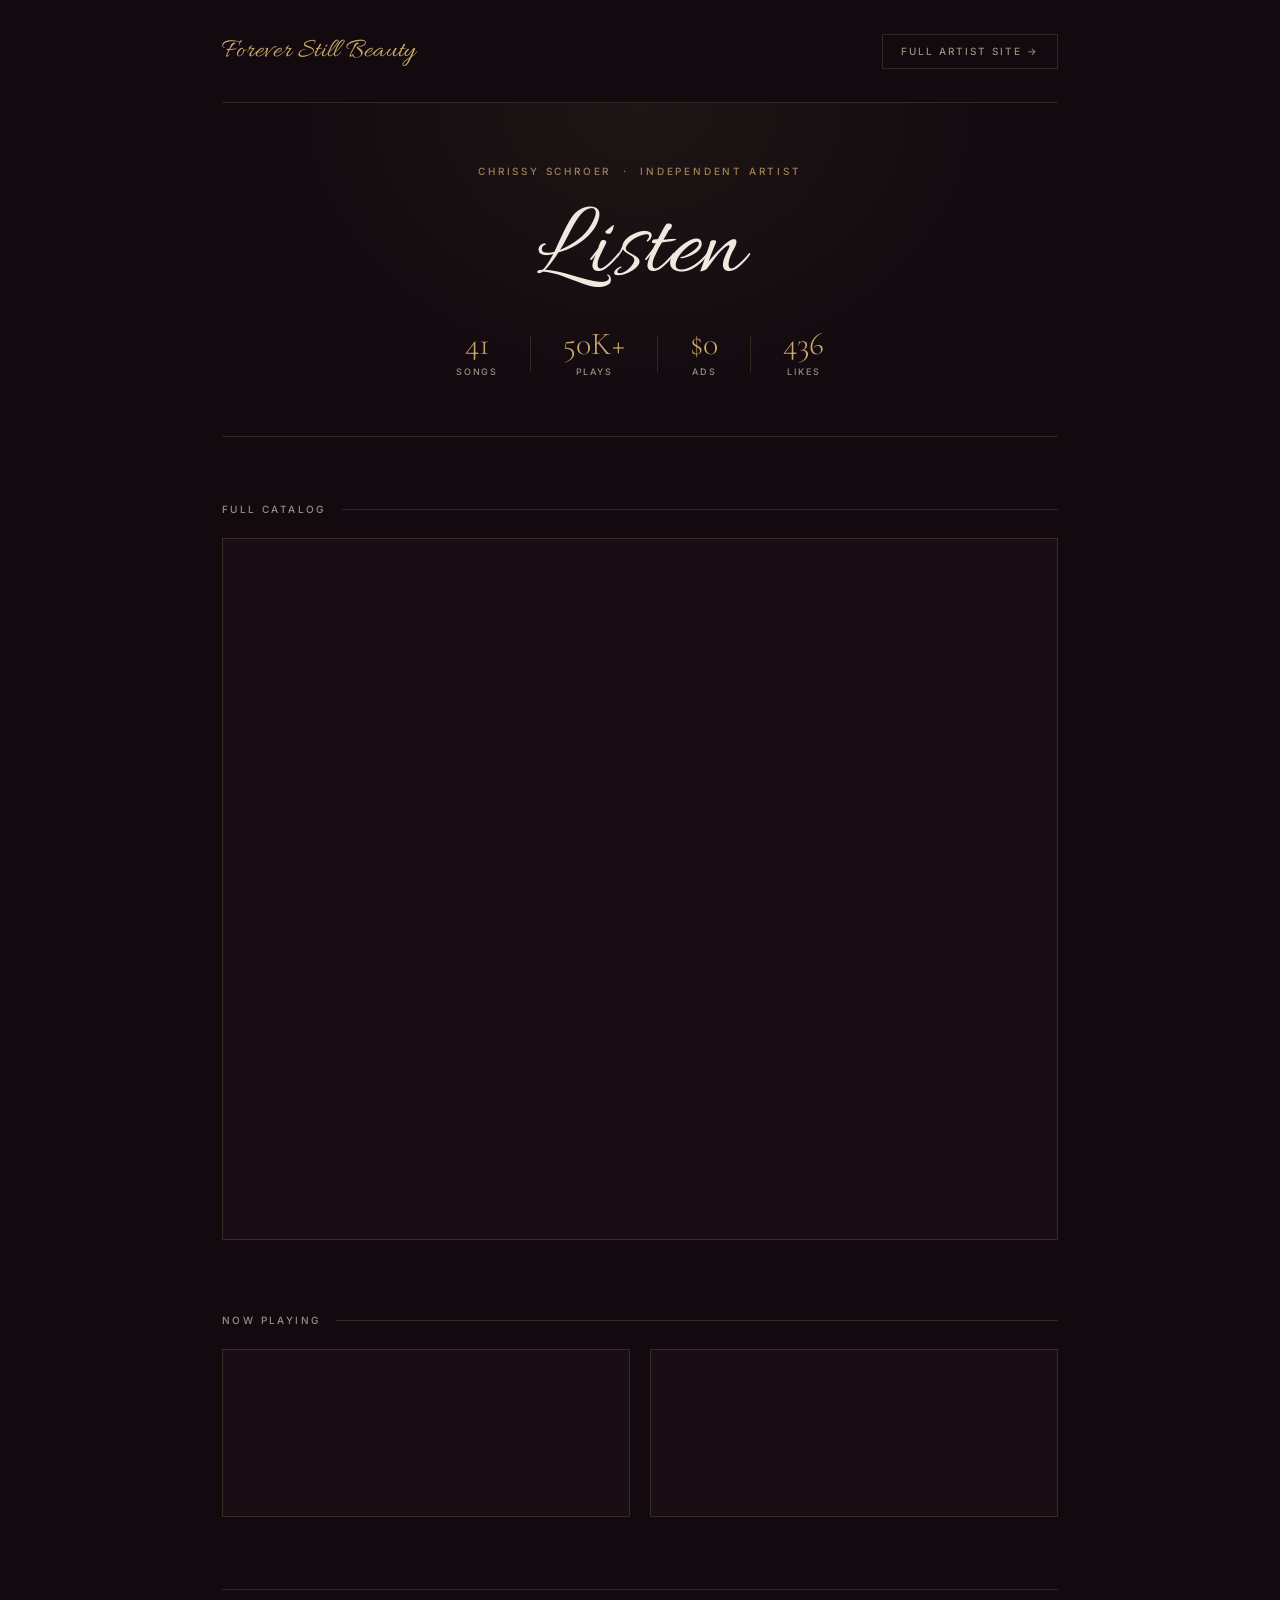
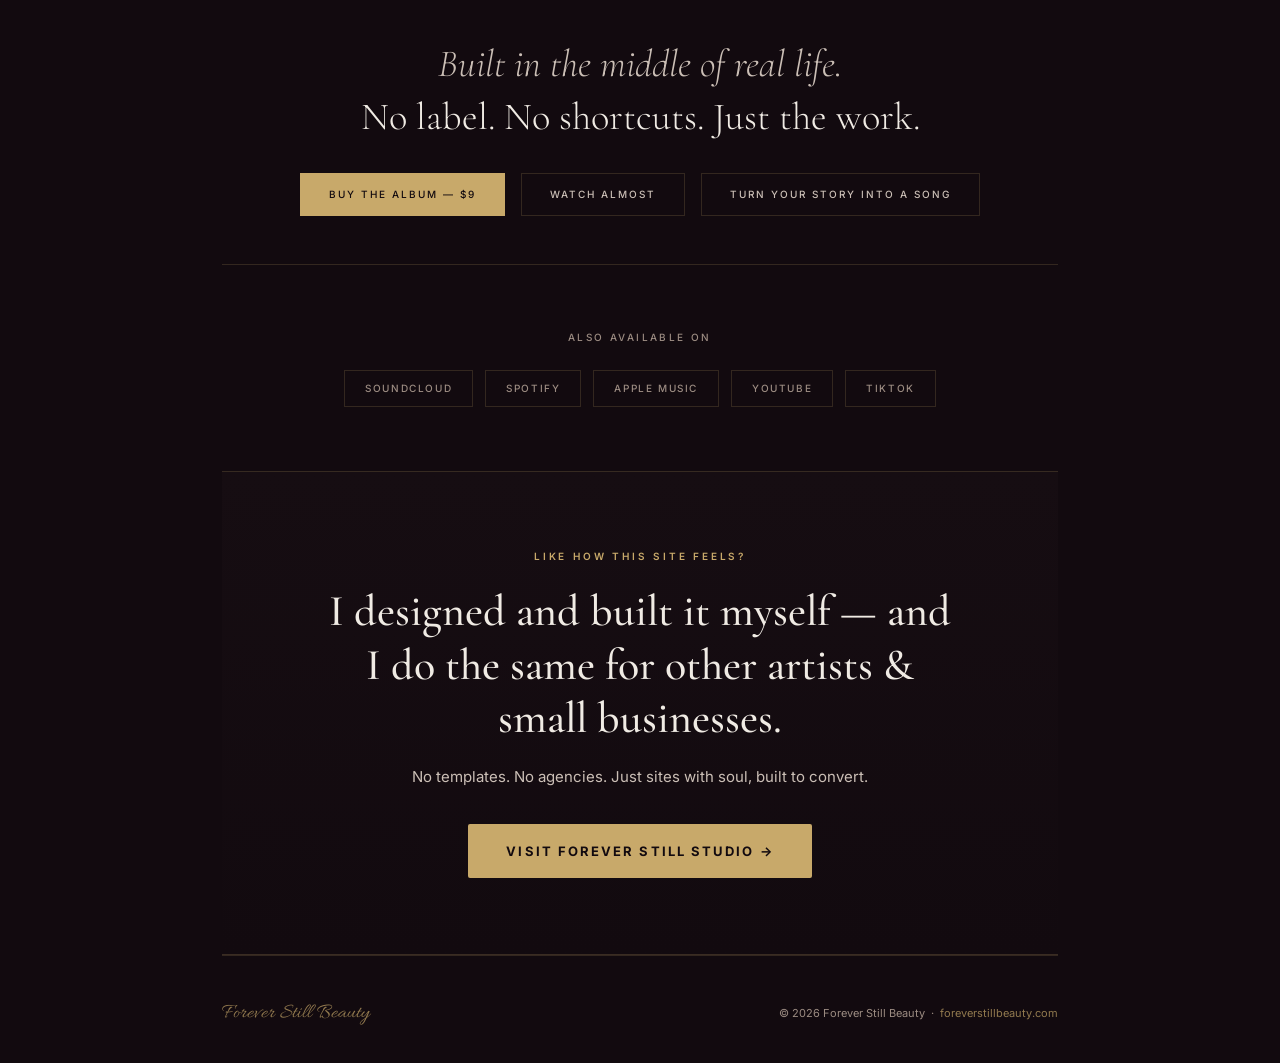
<file: listen.html>
<!DOCTYPE html>
<html lang="en">
<head>
  <!-- Google Analytics: Forever Still Beauty -->
  <script async src="https://www.googletagmanager.com/gtag/js?id=G-KMY7W5D6TV"></script>
  <script>
    window.dataLayer = window.dataLayer || [];
    function gtag(){dataLayer.push(arguments);}
    gtag('js', new Date());
    gtag('config', 'G-KMY7W5D6TV');
  </script>
  <meta charset="UTF-8" />
  <meta name="viewport" content="width=device-width, initial-scale=1.0" />
  <!-- Favicon -->
  <link rel="icon" href="images/favicon.ico" sizes="any">
  <link rel="icon" type="image/png" sizes="192x192" href="images/favicon-192x192.png">
  <link rel="icon" type="image/png" sizes="96x96" href="images/favicon-96x96.png">
  <link rel="icon" type="image/png" sizes="48x48" href="images/favicon-48x48.png">
  <link rel="icon" type="image/png" sizes="32x32" href="images/favicon-32x32.png">
  <link rel="icon" type="image/png" sizes="16x16" href="images/favicon-16x16.png">
  <link rel="apple-touch-icon" href="images/apple-touch-icon.png">
  <title>Forever Still Beauty — Listen to the Full Catalog</title>
  <meta name="description" content="41 songs. 50K+ plays. No label, no ads. Stream the full catalog from Forever Still Beauty by Chrissy Schroer.">

  <!-- Canonical -->
  <link rel="canonical" href="https://foreverstillbeauty.com/listen.html">

  <!-- Open Graph -->
  <meta property="og:title" content="Forever Still Beauty — Listen">
  <meta property="og:description" content="41 songs. 50K+ plays. No label, no ads.">
  <meta property="og:image" content="https://foreverstillbeauty.com/images/album-cover.jpg">
  <meta property="og:url" content="https://foreverstillbeauty.com/listen.html">
  <meta property="og:type" content="music.album">
  <meta property="og:site_name" content="Forever Still Beauty">

  <!-- Twitter -->
  <meta name="twitter:card" content="summary_large_image">
  <meta name="twitter:title" content="Forever Still Beauty — Listen">
  <meta name="twitter:description" content="41 songs. 50K+ plays. No label, no ads.">
  <meta name="twitter:image" content="https://foreverstillbeauty.com/images/album-cover.jpg">

  <!-- Fonts -->
  <link rel="preconnect" href="https://fonts.googleapis.com" />
  <link rel="preconnect" href="https://fonts.gstatic.com" crossorigin />
  <link rel="preload" href="https://fonts.googleapis.com/css2?family=Cormorant+Garamond:ital,wght@0,300;0,400;1,300;1,400&family=Allura&family=Inter:wght@300;400;500&display=swap" as="style" onload="this.onload=null;this.rel='stylesheet'">
  <noscript><link rel="stylesheet" href="https://fonts.googleapis.com/css2?family=Cormorant+Garamond:ital,wght@0,300;0,400;1,300;1,400&family=Allura&family=Inter:wght@300;400;500&display=swap"></noscript>

  <style>
    *, *::before, *::after { box-sizing: border-box; margin: 0; padding: 0; }

    :root {
      --bg:         #120a0f;
      --bg-soft:    #1a0d14;
      --bg-warm:    #241218;
      --gold:       #C8A96A;
      --gold-dim:   #a8894a;
      --text:       #f0ebe4;
      --text-muted: #9c8c82;
      --text-soft:  #cbbfb6;
      --rule:       rgba(200, 169, 106, 0.18);

      --font-display: 'Cormorant Garamond', Georgia, serif;
      --font-script:  'Allura', cursive;
      --font-sans:    'Inter', system-ui, sans-serif;
    }

    html { scroll-behavior: smooth; }

    body {
      background: var(--bg);
      color: var(--text);
      font-family: var(--font-sans);
      font-size: 15px;
      line-height: 1.7;
      min-height: 100vh;
      -webkit-font-smoothing: antialiased;
    }

    a { color: inherit; text-decoration: none; }
    img { display: block; max-width: 100%; }

    /* ── Layout ─────────────────────────────────────── */
    .container {
      width: 100%;
      max-width: 900px;
      margin: 0 auto;
      padding: 0 32px;
    }

    /* ── Nav ─────────────────────────────────────────── */
    .nav {
      padding: 28px 0;
      display: flex;
      align-items: center;
      justify-content: space-between;
    }

    .nav__logo {
      font-family: var(--font-script);
      font-size: 1.7rem;
      color: var(--gold);
      letter-spacing: 0.01em;
    }

    .nav__link {
      font-family: var(--font-sans);
      font-size: 10px;
      font-weight: 500;
      letter-spacing: 0.2em;
      text-transform: uppercase;
      color: var(--text-muted);
      border: 1px solid var(--rule);
      padding: 8px 18px;
      transition: color 0.2s, border-color 0.2s;
    }
    .nav__link:hover { color: var(--gold); border-color: var(--gold); }

    /* ── Hero ────────────────────────────────────────── */
    .hero {
      padding: 60px 0 56px;
      text-align: center;
      border-top: 1px solid var(--rule);
      border-bottom: 1px solid var(--rule);
      margin-bottom: 64px;
      position: relative;
    }

    .hero::before {
      content: '';
      position: absolute;
      inset: 0;
      background: radial-gradient(ellipse at 50% 0%, rgba(200,169,106,0.07) 0%, transparent 65%);
      pointer-events: none;
    }

    .hero__eyebrow {
      font-family: var(--font-sans);
      font-size: 10px;
      font-weight: 500;
      letter-spacing: 0.28em;
      text-transform: uppercase;
      color: var(--gold);
      opacity: 0.75;
      display: block;
      margin-bottom: 20px;
    }

    .hero__title {
      font-family: var(--font-script);
      font-size: clamp(3.5rem, 9vw, 6.5rem);
      color: var(--text);
      line-height: 1;
      display: block;
      margin-bottom: 24px;
    }

    .hero__stats {
      display: flex;
      align-items: center;
      justify-content: center;
      gap: 32px;
      flex-wrap: wrap;
    }

    .hero__stat {
      display: flex;
      flex-direction: column;
      align-items: center;
      gap: 4px;
    }

    .hero__stat-num {
      font-family: var(--font-display);
      font-size: 2rem;
      font-weight: 300;
      color: var(--gold);
      line-height: 1;
    }

    .hero__stat-label {
      font-family: var(--font-sans);
      font-size: 9px;
      font-weight: 500;
      letter-spacing: 0.22em;
      text-transform: uppercase;
      color: var(--text-muted);
    }

    .hero__divider {
      width: 1px;
      height: 36px;
      background: var(--rule);
    }

    /* ── Player ──────────────────────────────────────── */
    .player-section {
      margin-bottom: 72px;
    }

    .player-label {
      font-family: var(--font-sans);
      font-size: 10px;
      font-weight: 500;
      letter-spacing: 0.24em;
      text-transform: uppercase;
      color: var(--text-muted);
      margin-bottom: 20px;
      display: flex;
      align-items: center;
      gap: 16px;
    }

    .player-label::after {
      content: '';
      flex: 1;
      height: 1px;
      background: var(--rule);
    }

    .player-wrap {
      border: 1px solid var(--rule);
      overflow: hidden;
      background: var(--bg-soft);
    }

    .player-wrap iframe {
      display: block;
      width: 100%;
    }

    /* ── Featured Track ──────────────────────────────── */
    .featured-label {
      font-family: var(--font-sans);
      font-size: 10px;
      font-weight: 500;
      letter-spacing: 0.24em;
      text-transform: uppercase;
      color: var(--text-muted);
      margin-bottom: 20px;
      display: flex;
      align-items: center;
      gap: 16px;
    }
    .featured-label::after {
      content: '';
      flex: 1;
      height: 1px;
      background: var(--rule);
    }

    .featured-section {
      margin-bottom: 72px;
    }

    .featured-grid {
      display: grid;
      grid-template-columns: 1fr 1fr;
      gap: 20px;
    }

    .featured-track {
      border: 1px solid var(--rule);
      background: var(--bg-soft);
      overflow: hidden;
    }

    .featured-track iframe {
      display: block;
      width: 100%;
    }

    /* ── CTA Strip ───────────────────────────────────── */
    .cta-strip {
      border-top: 1px solid var(--rule);
      border-bottom: 1px solid var(--rule);
      padding: 48px 0;
      margin-bottom: 64px;
      text-align: center;
    }

    .cta-strip__heading {
      font-family: var(--font-display);
      font-size: clamp(1.6rem, 3.5vw, 2.4rem);
      font-weight: 300;
      font-style: italic;
      color: var(--text-soft);
      margin-bottom: 28px;
      line-height: 1.4;
    }

    .cta-strip__heading em {
      font-style: normal;
      color: var(--text);
    }

    .cta-strip__actions {
      display: flex;
      align-items: center;
      justify-content: center;
      gap: 16px;
      flex-wrap: wrap;
    }

    .btn {
      display: inline-block;
      font-family: var(--font-sans);
      font-size: 10px;
      font-weight: 500;
      letter-spacing: 0.2em;
      text-transform: uppercase;
      padding: 12px 28px;
      border: 1px solid transparent;
      transition: background 0.2s, color 0.2s, border-color 0.2s;
      cursor: pointer;
      white-space: nowrap;
    }

    .btn--gold {
      background: var(--gold);
      color: var(--bg);
      border-color: var(--gold);
    }
    .btn--gold:hover { background: transparent; color: var(--gold); }

    .btn--ghost {
      background: transparent;
      color: var(--text-soft);
      border-color: var(--rule);
    }
    .btn--ghost:hover { border-color: var(--gold); color: var(--gold); }

    /* ── Streaming Links ─────────────────────────────── */
    .streaming {
      margin-bottom: 64px;
      text-align: center;
    }

    .streaming__label {
      font-family: var(--font-sans);
      font-size: 10px;
      font-weight: 500;
      letter-spacing: 0.24em;
      text-transform: uppercase;
      color: var(--text-muted);
      margin-bottom: 24px;
    }

    .streaming__links {
      display: flex;
      align-items: center;
      justify-content: center;
      gap: 12px;
      flex-wrap: wrap;
    }

    .streaming__link {
      font-family: var(--font-sans);
      font-size: 10px;
      font-weight: 500;
      letter-spacing: 0.16em;
      text-transform: uppercase;
      color: var(--text-muted);
      border: 1px solid var(--rule);
      padding: 9px 20px;
      transition: color 0.2s, border-color 0.2s;
    }
    .streaming__link:hover { color: var(--gold); border-color: var(--gold); }

    /* ── Footer ──────────────────────────────────────── */
    .footer {
      border-top: 1px solid var(--rule);
      padding: 40px 0 32px;
    }

    .footer__inner {
      display: flex;
      align-items: center;
      justify-content: space-between;
      gap: 20px;
      flex-wrap: wrap;
    }

    .footer__brand {
      font-family: var(--font-script);
      font-size: 1.3rem;
      color: var(--gold);
      opacity: 0.7;
    }

    .footer__copy {
      font-size: 11px;
      color: var(--text-muted);
    }

    .footer__copy a {
      color: var(--gold);
      opacity: 0.7;
      transition: opacity 0.2s;
    }
    .footer__copy a:hover { opacity: 1; }

    /* ── Responsive ──────────────────────────────────── */
    @media (max-width: 640px) {
      .container { padding: 0 20px; }
      .hero { padding: 40px 0 40px; margin-bottom: 48px; }
      .featured-grid { grid-template-columns: 1fr; }
      .hero__divider { display: none; }
      .footer__inner { flex-direction: column; align-items: flex-start; gap: 12px; }
    }
  </style>
</head>
<body>
  <canvas id="sparkleCanvas" aria-hidden="true" style="position:fixed;inset:0;z-index:9999;pointer-events:none;width:100%;height:100%;"></canvas>
  

  <div class="container">

    <!-- Nav -->
    <nav class="nav">
      <span class="nav__logo">Forever Still Beauty</span>
      <a href="https://foreverstillbeauty.com" class="nav__link">Full Artist Site &rarr;</a>
    </nav>

    <!-- Hero -->
    <header class="hero">
      <span class="hero__eyebrow">Chrissy Schroer &nbsp;·&nbsp; Independent Artist</span>
      <span class="hero__title">Listen</span>
      <div class="hero__stats">
        <div class="hero__stat">
          <span class="hero__stat-num">41</span>
          <span class="hero__stat-label">Songs</span>
        </div>
        <div class="hero__divider"></div>
        <div class="hero__stat">
          <span class="hero__stat-num">50K+</span>
          <span class="hero__stat-label">Plays</span>
        </div>
        <div class="hero__divider"></div>
        <div class="hero__stat">
          <span class="hero__stat-num">$0</span>
          <span class="hero__stat-label">Ads</span>
        </div>
        <div class="hero__divider"></div>
        <div class="hero__stat">
          <span class="hero__stat-num">436</span>
          <span class="hero__stat-label">Likes</span>
        </div>
      </div>
    </header>

    <!-- Full Catalog Player -->
    <section class="player-section">
      <p class="player-label">Full Catalog</p>
      <div class="player-wrap">
        <iframe
          width="100%"
          height="700"
          scrolling="no"
          frameborder="no"
          allow="autoplay"
          src="https://w.soundcloud.com/player/?url=https%3A//soundcloud.com/foreverstillbeauty&color=%23C8A96A&auto_play=false&hide_related=false&show_comments=false&show_user=true&show_reposts=false&show_teaser=false"
          title="Forever Still Beauty — Full Catalog on SoundCloud">
        </iframe>
      </div>
    </section>

    <!-- Featured: Almost (Music Video) -->
    <section class="featured-section">
      <p class="featured-label">Now Playing</p>
      <div class="featured-grid">

        <!-- Almost -->
        <div class="featured-track">
          <iframe
            width="100%"
            height="166"
            scrolling="no"
            frameborder="no"
            allow="autoplay"
            src="https://w.soundcloud.com/player/?url=https%3A//soundcloud.com/foreverstillbeauty/almost&color=%23C8A96A&auto_play=false&hide_related=true&show_comments=false&show_user=false&show_reposts=false&show_teaser=false"
            title="Almost — Forever Still Beauty">
          </iframe>
        </div>

        <!-- 9pm to Sold Out (Album) -->
        <div class="featured-track">
          <iframe
            width="100%"
            height="166"
            scrolling="no"
            frameborder="no"
            allow="autoplay"
            src="https://w.soundcloud.com/player/?url=https%3A//soundcloud.com/foreverstillbeauty/sets/9pm-to-sold-out&color=%23C8A96A&auto_play=false&hide_related=true&show_comments=false&show_user=false&show_reposts=false&show_teaser=false"
            title="9pm to Sold Out — Forever Still Beauty">
          </iframe>
        </div>

      </div>
    </section>

    <!-- CTA -->
    <section class="cta-strip">
      <p class="cta-strip__heading">
        Built in the middle of real life.<br>
        <em>No label. No shortcuts. Just the work.</em>
      </p>
      <div class="cta-strip__actions">
        <a href="https://foreverstillbeauty.com/album.html" class="btn btn--gold">Buy the Album — $9</a>
        <a href="https://foreverstillbeauty.com/almost.html" class="btn btn--ghost">Watch Almost</a>
        <a href="https://foreverstillbeauty.com/method.html" class="btn btn--ghost">Turn Your Story Into a Song</a>
      </div>
    </section>

    <!-- Streaming -->
    <section class="streaming">
      <p class="streaming__label">Also available on</p>
      <div class="streaming__links">
        <a href="https://soundcloud.com/foreverstillbeauty" target="_blank" rel="noopener" class="streaming__link">SoundCloud</a>
        <a href="https://open.spotify.com/artist/foreverstillbeauty" target="_blank" rel="noopener" class="streaming__link">Spotify</a>
        <a href="https://music.apple.com/search?term=forever+still+music" target="_blank" rel="noopener" class="streaming__link">Apple Music</a>
        <a href="https://www.youtube.com/@foreverstillbeauty" target="_blank" rel="noopener" class="streaming__link">YouTube</a>
        <a href="https://www.tiktok.com/@foreverstillbeauty" target="_blank" rel="noopener" class="streaming__link">TikTok</a>
      </div>
    </section>

    <!-- Footer -->
    <!-- ── Studio CTA ── -->
  <style>
    .studio-cta__btn {
      display:inline-block;background:#C8A96A;color:#120a0f;
      font-family:'Inter',sans-serif;font-size:13px;font-weight:700;
      letter-spacing:0.16em;text-transform:uppercase;text-decoration:none;
      padding:16px 38px;border-radius:2px;
      transition:transform 0.2s ease, box-shadow 0.2s ease, background 0.2s ease;
    }
    .studio-cta__btn:hover {
      transform:translateY(-2px);
      box-shadow:0 10px 30px rgba(200,169,106,0.3);
      background:#d8bd84;
    }
  </style>
  <section style="background:linear-gradient(180deg,#160d12 0%,#120a0f 100%);border-top:1px solid rgba(200,169,106,0.2);border-bottom:1px solid rgba(200,169,106,0.2);padding:76px 40px;text-align:center;">
    <p style="font-family:'Inter',sans-serif;font-size:10px;font-weight:600;letter-spacing:0.28em;text-transform:uppercase;color:#C8A96A;margin:0 0 20px;">Like how this site feels?</p>
    <h2 style="font-family:'Cormorant Garamond',Georgia,serif;font-size:clamp(28px,5vw,44px);font-weight:500;color:#f0ebe4;line-height:1.22;margin:0 auto 18px;max-width:640px;">I designed and built it myself &mdash; and I do the same for other artists &amp; small businesses.</h2>
    <p style="font-family:'Inter',sans-serif;font-size:15px;line-height:1.7;color:#cbbfb6;max-width:480px;margin:0 auto 34px;">No templates. No agencies. Just sites with soul, built to convert.</p>
    <a href="https://www.foreverstillstudio.com" target="_blank" rel="noopener" class="studio-cta__btn">Visit Forever Still Studio &rarr;</a>
  </section>

  <footer class="footer">
      <div class="footer__inner">
        <span class="footer__brand">Forever Still Beauty</span>
        <p class="footer__copy">
          &copy; 2026 Forever Still Beauty &nbsp;&middot;&nbsp;
          <a href="https://foreverstillbeauty.com">foreverstillbeauty.com</a>
        </p>
      </div>
    </footer>

  </div>


  <!-- Gold cursor sparkle trail (ported from Forever Still Studio) -->
  <script>
  (function () {
    var canvas = document.getElementById('sparkleCanvas');
    if (!canvas) return;
    if (window.matchMedia('(max-width: 768px)').matches) return;
    if (window.matchMedia('(prefers-reduced-motion: reduce)').matches) return;
    var ctx = canvas.getContext('2d');
    var sparkles = [];
    var lastX = 0, lastY = 0;
    var MIN_DIST = 8;
    var GOLD = { r: 200, g: 169, b: 106 };
    function resize() { canvas.width = window.innerWidth; canvas.height = window.innerHeight; }
    resize();
    window.addEventListener('resize', resize);
    function drawSparkle(x, y, size, alpha, rotation) {
      ctx.save();
      ctx.translate(x, y);
      ctx.rotate(rotation);
      ctx.globalAlpha = alpha;
      ctx.fillStyle = 'rgb(' + GOLD.r + ',' + GOLD.g + ',' + GOLD.b + ')';
      var outer = size, inner = size * 0.35;
      ctx.beginPath(); ctx.moveTo(0,-outer); ctx.lineTo(inner,-inner); ctx.lineTo(0,0); ctx.lineTo(-inner,-inner); ctx.closePath(); ctx.fill();
      ctx.beginPath(); ctx.moveTo(0,0); ctx.lineTo(inner,inner); ctx.lineTo(0,outer); ctx.lineTo(-inner,inner); ctx.closePath(); ctx.fill();
      ctx.beginPath(); ctx.moveTo(-outer,0); ctx.lineTo(-inner,inner); ctx.lineTo(0,0); ctx.lineTo(-inner,-inner); ctx.closePath(); ctx.fill();
      ctx.beginPath(); ctx.moveTo(0,0); ctx.lineTo(inner,inner); ctx.lineTo(outer,0); ctx.lineTo(inner,-inner); ctx.closePath(); ctx.fill();
      ctx.restore();
    }
    document.addEventListener('mousemove', function (e) {
      var dx = e.clientX - lastX, dy = e.clientY - lastY;
      var dist = Math.sqrt(dx*dx + dy*dy);
      if (dist > MIN_DIST) {
        var count = dist > 30 ? 2 : 1;
        for (var i = 0; i < count; i++) {
          sparkles.push({
            x: e.clientX + (Math.random()-0.5)*10,
            y: e.clientY + (Math.random()-0.5)*10,
            size: 3 + Math.random()*5,
            alpha: 0.7 + Math.random()*0.3,
            rotation: Math.random()*Math.PI,
            driftX: (Math.random()-0.5)*0.6,
            driftY: -0.3 - Math.random()*0.5,
            fadeRate: 0.015 + Math.random()*0.01,
            spin: (Math.random()-0.5)*0.04
          });
        }
      }
      lastX = e.clientX; lastY = e.clientY;
    });
    function animate() {
      ctx.clearRect(0, 0, canvas.width, canvas.height);
      for (var i = sparkles.length - 1; i >= 0; i--) {
        var s = sparkles[i];
        s.alpha -= s.fadeRate; s.x += s.driftX; s.y += s.driftY;
        s.rotation += s.spin; s.size *= 0.98;
        if (s.alpha <= 0 || s.size < 0.5) { sparkles.splice(i, 1); continue; }
        drawSparkle(s.x, s.y, s.size, s.alpha, s.rotation);
      }
      requestAnimationFrame(animate);
    }
    animate();
  })();
  </script>

</body>
</html>
</file>
